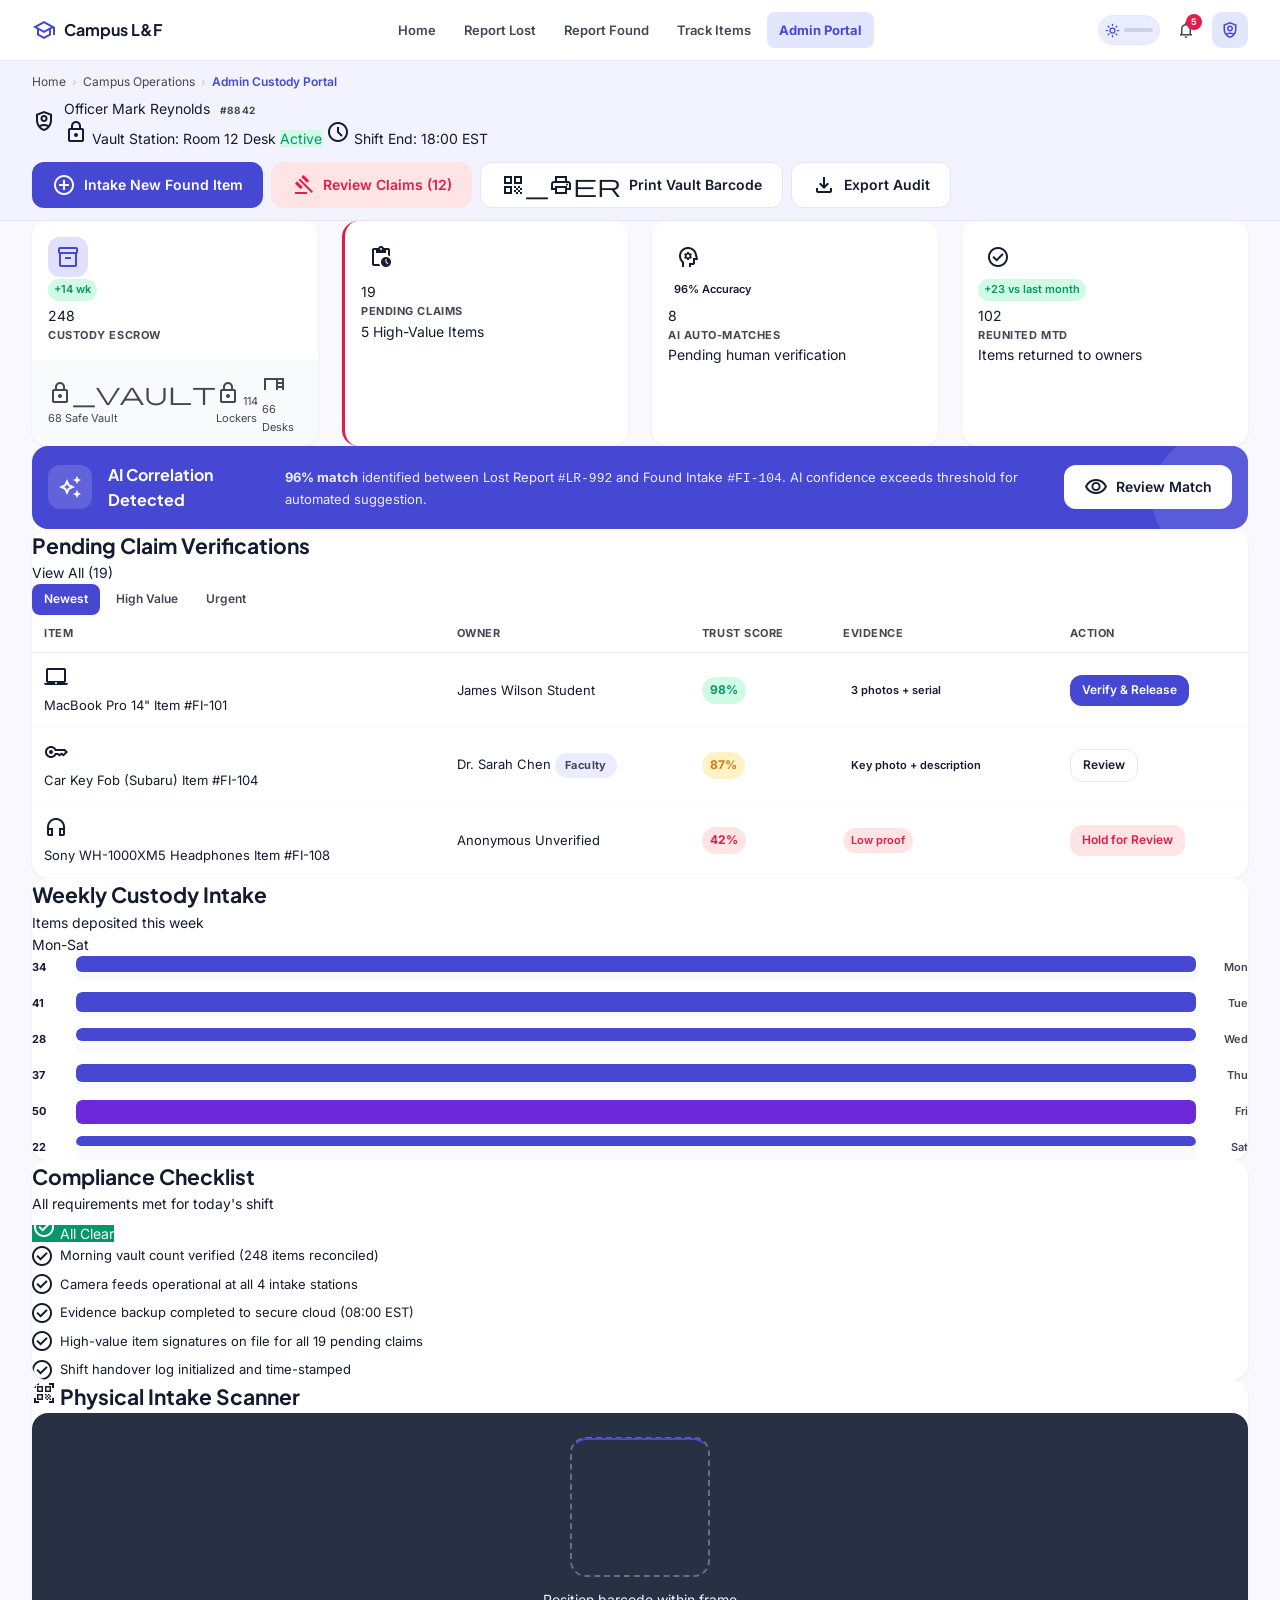
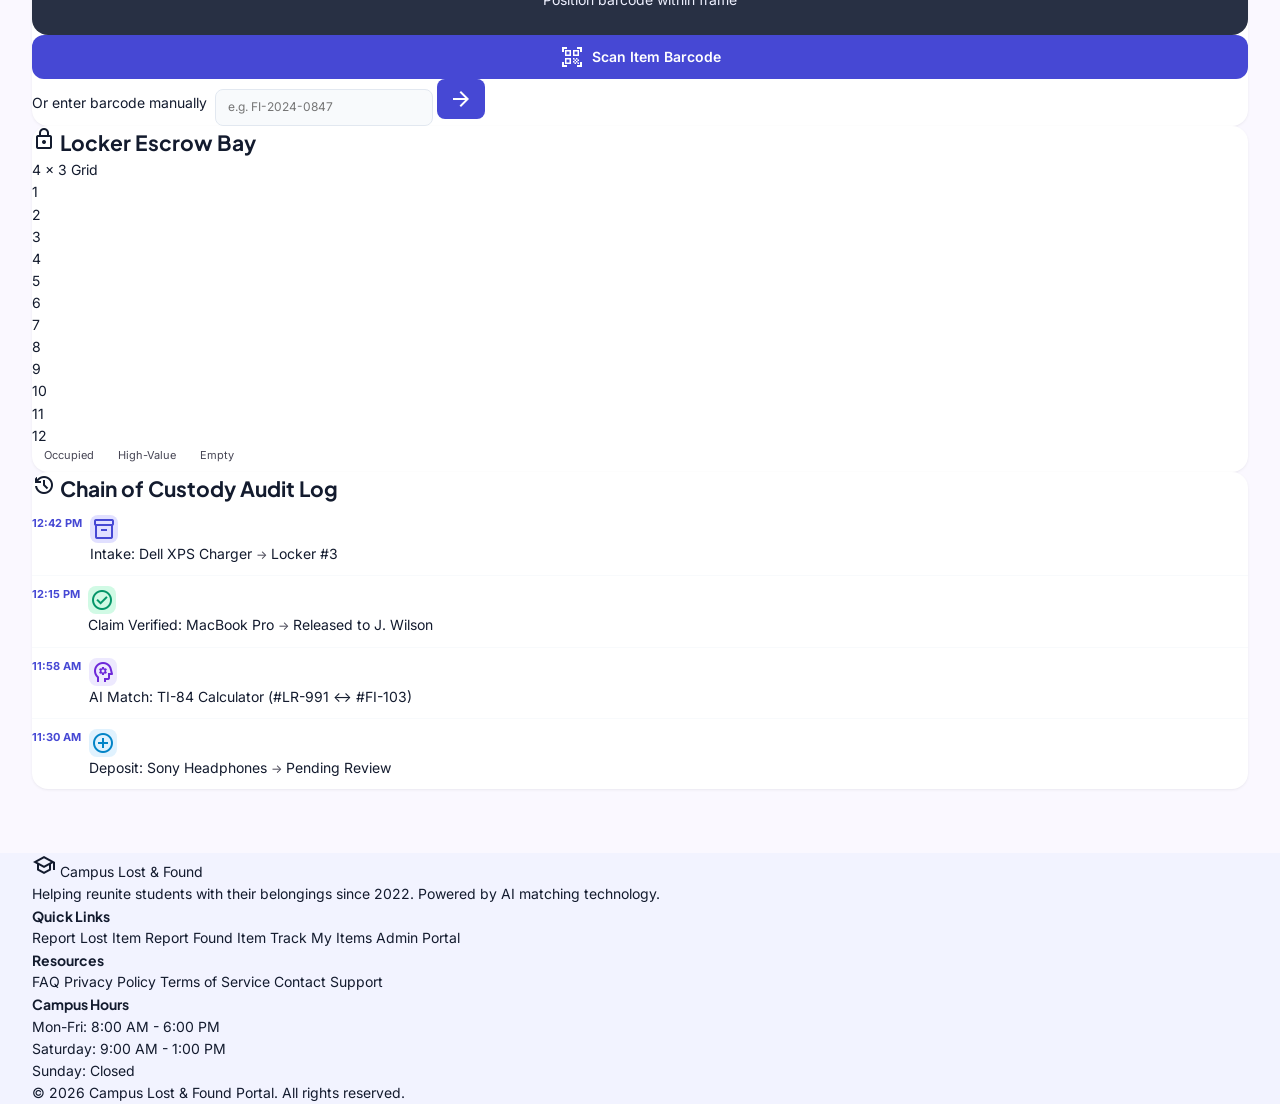
<file: Lost and Found/admin.html>
<!DOCTYPE html>
<html lang="en">
<head>
  <meta charset="UTF-8">
  <meta name="viewport" content="width=device-width, initial-scale=1.0">
  <title>Admin Custody Portal - Campus Lost and Found</title>
  <link rel="preconnect" href="https://fonts.googleapis.com">
  <link rel="preconnect" href="https://fonts.gstatic.com" crossorigin>
  <link href="https://fonts.googleapis.com/css2?family=Inter:wght@400;600;700&family=Plus+Jakarta+Sans:wght@600;700;800&display=swap" rel="stylesheet">
  <link href="https://fonts.googleapis.com/css2?family=Material+Symbols+Outlined" rel="stylesheet">
  <link rel="stylesheet" href="css/style.css?v=20260929">
<script>
    (function(){try{var t=localStorage.getItem('foubdly-theme');var s=(t==='light'||t==='dark')?t:(window.matchMedia('(prefers-color-scheme: dark)').matches?'dark':'light');document.documentElement.setAttribute('data-theme',s);if('style' in document.documentElement&&'colorScheme' in document.documentElement.style)document.documentElement.style.colorScheme=s;}catch(e){}})();
  </script>
  <link rel="icon" type="image/svg+xml" href="assets/images/icons/favicon.svg">
  <link rel="icon" type="image/png" sizes="32x32" href="assets/images/icons/favicon-32x32.png">
  <link rel="apple-touch-icon" href="assets/images/icons/apple-touch-icon.png">
</head>
<body>

  <!-- Header -->
  <header class="header">
    <div class="header__inner container">
      <a href="index.html" class="header__logo">
        <span class="material-symbols-outlined">school</span>
        <span class="header__brand">Campus L&F</span>
      </a>
      <nav class="header__nav">
        <a href="index.html" class="header__nav-link">Home</a>
        <a href="report-lost.html" class="header__nav-link">Report Lost</a>
        <a href="report-found.html" class="header__nav-link">Report Found</a>
        <a href="browse.html" class="header__nav-link">Track Items</a>
        <a href="admin.html" class="header__nav-link header__nav-link--active">Admin Portal</a>
      </nav>
      <div class="header__actions">
        <button type="button" class="theme-toggle" data-theme-toggle aria-label="Switch to dark mode" aria-pressed="false" title="Switch to dark mode">
          <svg class="theme-toggle__icon theme-toggle__icon--sun" viewBox="0 0 24 24" width="16" height="16" fill="none" stroke="currentColor" stroke-width="2" stroke-linecap="round" stroke-linejoin="round" aria-hidden="true">
            <circle cx="12" cy="12" r="4"></circle>
            <path d="M12 2v2M12 20v2M4.93 4.93l1.41 1.41M17.66 17.66l1.41 1.41M2 12h2M20 12h2M6.34 17.66l-1.41 1.41M19.07 4.93l-1.41 1.41"></path>
          </svg>
          <span class="theme-toggle__track" aria-hidden="true"></span>
          <svg class="theme-toggle__icon theme-toggle__icon--moon" viewBox="0 0 24 24" width="16" height="16" fill="none" stroke="currentColor" stroke-width="2" stroke-linecap="round" stroke-linejoin="round" aria-hidden="true">
            <path d="M21 12.79A9 9 0 1 1 11.21 3 7 7 0 0 0 21 12.79z"></path>
          </svg>
        </button>
        <button class="header__icon-btn" aria-label="Notifications">
          <span class="material-symbols-outlined">notifications</span>
          <span class="header__badge">5</span>
        </button>
        <button class="header__icon-btn header__avatar" aria-label="Profile">
          <span class="material-symbols-outlined">shield_person</span>
        </button>
        <button class="header__menu-btn" aria-label="Menu">
          <span class="material-symbols-outlined">menu</span>
        </button>
      </div>
    </div>
  </header>

  <!-- Officer Subheader -->
  <section class="subheader bg-surface-container-low">
    <div class="subheader__inner container">
      <div class="subheader__left">
        <nav class="breadcrumb" aria-label="Breadcrumb">
          <a href="index.html" class="breadcrumb__link">Home</a>
          <span class="breadcrumb__sep">&rsaquo;</span>
          <span class="breadcrumb__link">Campus Operations</span>
          <span class="breadcrumb__sep">&rsaquo;</span>
          <span class="breadcrumb__current">Admin Custody Portal</span>
        </nav>
        <div class="officer-info">
          <div class="officer-info__avatar">
            <span class="material-symbols-outlined">shield_person</span>
          </div>
          <div class="officer-info__details">
            <div class="officer-info__name">Officer Mark Reynolds <span class="officer-info__id">#8842</span></div>
            <div class="officer-info__meta">
              <span class="officer-info__meta-item">
                <span class="material-symbols-outlined">lock</span>
                Vault Station: Room 12 Desk <span class="status-badge status-badge--active">Active</span>
              </span>
              <span class="officer-info__meta-item">
                <span class="material-symbols-outlined">schedule</span>
                Shift End: 18:00 EST
              </span>
            </div>
          </div>
        </div>
      </div>
      <div class="subheader__right">
        <button class="btn btn--primary">
          <span class="material-symbols-outlined">add_circle</span>
          Intake New Found Item
        </button>
        <button class="btn btn--status-lost">
          <span class="material-symbols-outlined">gavel</span>
          Review Claims (12)
        </button>
        <button class="btn btn--outlined">
          <span class="material-symbols-outlined">qr_code_printer</span>
          Print Vault Barcode
        </button>
        <button class="btn btn--outlined">
          <span class="material-symbols-outlined">download</span>
          Export Audit
        </button>
      </div>
    </div>
  </section>

  <!-- KPI Cards -->
  <section class="kpi-section container">
    <div class="kpi-grid kpi-grid--4">
      <!-- KPI 1: Custody Escrow -->
      <div class="kpi-card">
        <div class="kpi-card__header">
          <span class="kpi-card__icon kpi-card__icon--primary">
            <span class="material-symbols-outlined">inventory_2</span>
          </span>
          <span class="kpi-card__trend kpi-card__trend--up">+14 wk</span>
        </div>
        <div class="kpi-card__value">248</div>
        <div class="kpi-card__label">Custody Escrow</div>
        <div class="kpi-card__breakdown">
          <span class="kpi-card__breakdown-item">
            <span class="material-symbols-outlined">lock_vault</span>
            68 Safe Vault
          </span>
          <span class="kpi-card__breakdown-item">
            <span class="material-symbols-outlined">lock</span>
            114 Lockers
          </span>
          <span class="kpi-card__breakdown-item">
            <span class="material-symbols-outlined">desk</span>
            66 Desks
          </span>
        </div>
      </div>

      <!-- KPI 2: Pending Claims -->
      <div class="kpi-card kpi-card--urgent">
        <div class="kpi-card__header">
          <span class="kpi-card__icon kpi-card__icon--warning">
            <span class="material-symbols-outlined">pending_actions</span>
          </span>
          <span class="kpi-card__pulse"></span>
        </div>
        <div class="kpi-card__value">19</div>
        <div class="kpi-card__label">Pending Claims</div>
        <div class="kpi-card__sub">5 High-Value Items</div>
      </div>

      <!-- KPI 3: AI Auto-Matches -->
      <div class="kpi-card">
        <div class="kpi-card__header">
          <span class="kpi-card__icon kpi-card__icon--info">
            <span class="material-symbols-outlined">psychology</span>
          </span>
          <span class="kpi-card__trend kpi-card__trend--neutral">96% Accuracy</span>
        </div>
        <div class="kpi-card__value">8</div>
        <div class="kpi-card__label">AI Auto-Matches</div>
        <div class="kpi-card__sub">Pending human verification</div>
      </div>

      <!-- KPI 4: Reunited MTD -->
      <div class="kpi-card">
        <div class="kpi-card__header">
          <span class="kpi-card__icon kpi-card__icon--success">
            <span class="material-symbols-outlined">check_circle</span>
          </span>
          <span class="kpi-card__trend kpi-card__trend--up">+23 vs last month</span>
        </div>
        <div class="kpi-card__value">102</div>
        <div class="kpi-card__label">Reunited MTD</div>
        <div class="kpi-card__sub">Items returned to owners</div>
      </div>
    </div>
  </section>

  <!-- Main Content -->
  <main class="main-content container">
    <div class="content-grid">

      <!-- Main Area (8 cols) -->
      <div class="main-area">

        <!-- AI Correlation Banner -->
        <div class="ai-banner">
          <div class="ai-banner__icon">
            <span class="material-symbols-outlined">auto_awesome</span>
          </div>
          <div class="ai-banner__content">
            <h3 class="ai-banner__title">AI Correlation Detected</h3>
            <p class="ai-banner__desc">
              <strong>96% match</strong> identified between Lost Report <code>#LR-992</code> and Found Intake <code>#FI-104</code>.
              AI confidence exceeds threshold for automated suggestion.
            </p>
          </div>
          <div class="ai-banner__actions">
            <button class="btn btn--white">
              <span class="material-symbols-outlined">visibility</span>
              Review Match
            </button>
          </div>
        </div>

        <!-- Claims Verification Table -->
        <div class="card">
          <div class="card__header">
            <div class="card__header-left">
              <h2 class="card__title">Pending Claim Verifications</h2>
              <a href="#" class="card__link">View All (19)</a>
            </div>
            <div class="card__filters">
              <button class="filter-tab filter-tab--active">Newest</button>
              <button class="filter-tab">High Value</button>
              <button class="filter-tab">Urgent</button>
            </div>
          </div>
          <div class="card__body card__body--flush">
            <table class="data-table">
              <thead>
                <tr>
                  <th>Item</th>
                  <th>Owner</th>
                  <th>Trust Score</th>
                  <th>Evidence</th>
                  <th>Action</th>
                </tr>
              </thead>
              <tbody>
                <tr>
                  <td>
                    <div class="data-table__item">
                      <span class="material-symbols-outlined data-table__item-icon">laptop_mac</span>
                      <div>
                        <span class="data-table__item-name">MacBook Pro 14"</span>
                        <span class="data-table__item-id">Item #FI-101</span>
                      </div>
                    </div>
                  </td>
                  <td>
                    <div class="data-table__owner">
                      <span class="data-table__owner-name">James Wilson</span>
                      <span class="data-table__owner-role">Student</span>
                    </div>
                  </td>
                  <td>
                    <span class="trust-score trust-score--high">98%</span>
                  </td>
                  <td>
                    <span class="evidence-badge">3 photos + serial</span>
                  </td>
                  <td>
                    <button class="btn btn--primary btn--sm">Verify &amp; Release</button>
                  </td>
                </tr>
                <tr>
                  <td>
                    <div class="data-table__item">
                      <span class="material-symbols-outlined data-table__item-icon">key</span>
                      <div>
                        <span class="data-table__item-name">Car Key Fob (Subaru)</span>
                        <span class="data-table__item-id">Item #FI-104</span>
                      </div>
                    </div>
                  </td>
                  <td>
                    <div class="data-table__owner">
                      <span class="data-table__owner-name">Dr. Sarah Chen</span>
                      <span class="data-table__owner-role badge badge--faculty">Faculty</span>
                    </div>
                  </td>
                  <td>
                    <span class="trust-score trust-score--medium">87%</span>
                  </td>
                  <td>
                    <span class="evidence-badge">Key photo + description</span>
                  </td>
                  <td>
                    <button class="btn btn--outlined btn--sm">Review</button>
                  </td>
                </tr>
                <tr>
                  <td>
                    <div class="data-table__item">
                      <span class="material-symbols-outlined data-table__item-icon">headphones</span>
                      <div>
                        <span class="data-table__item-name">Sony WH-1000XM5 Headphones</span>
                        <span class="data-table__item-id">Item #FI-108</span>
                      </div>
                    </div>
                  </td>
                  <td>
                    <div class="data-table__owner">
                      <span class="data-table__owner-name">Anonymous</span>
                      <span class="data-table__owner-role">Unverified</span>
                    </div>
                  </td>
                  <td>
                    <span class="trust-score trust-score--low">42%</span>
                  </td>
                  <td>
                    <span class="evidence-badge evidence-badge--low">Low proof</span>
                  </td>
                  <td>
                    <button class="btn btn--danger btn--sm">Hold for Review</button>
                  </td>
                </tr>
              </tbody>
            </table>
          </div>
        </div>

        <!-- Weekly Custody Chart -->
        <div class="card">
          <div class="card__header">
            <div class="card__header-left">
              <h2 class="card__title">Weekly Custody Intake</h2>
              <span class="card__subtitle">Items deposited this week</span>
            </div>
            <span class="card__badge">Mon-Sat</span>
          </div>
          <div class="card__body">
            <div class="bar-chart">
              <div class="bar-chart__item">
                <span class="bar-chart__value">34</span>
                <div class="bar-chart__track">
                  <div class="bar-chart__bar" style="height: 68%"></div>
                </div>
                <span class="bar-chart__label">Mon</span>
              </div>
              <div class="bar-chart__item">
                <span class="bar-chart__value">41</span>
                <div class="bar-chart__track">
                  <div class="bar-chart__bar" style="height: 82%"></div>
                </div>
                <span class="bar-chart__label">Tue</span>
              </div>
              <div class="bar-chart__item">
                <span class="bar-chart__value">28</span>
                <div class="bar-chart__track">
                  <div class="bar-chart__bar" style="height: 56%"></div>
                </div>
                <span class="bar-chart__label">Wed</span>
              </div>
              <div class="bar-chart__item">
                <span class="bar-chart__value">37</span>
                <div class="bar-chart__track">
                  <div class="bar-chart__bar" style="height: 74%"></div>
                </div>
                <span class="bar-chart__label">Thu</span>
              </div>
              <div class="bar-chart__item">
                <span class="bar-chart__value">50</span>
                <div class="bar-chart__track">
                  <div class="bar-chart__bar bar-chart__bar--highlight" style="height: 100%"></div>
                </div>
                <span class="bar-chart__label">Fri</span>
              </div>
              <div class="bar-chart__item">
                <span class="bar-chart__value">22</span>
                <div class="bar-chart__track">
                  <div class="bar-chart__bar" style="height: 44%"></div>
                </div>
                <span class="bar-chart__label">Sat</span>
              </div>
            </div>
          </div>
        </div>

        <!-- Compliance Checklist -->
        <div class="card">
          <div class="card__header">
            <div class="card__header-left">
              <h2 class="card__title">Compliance Checklist</h2>
              <span class="card__subtitle">All requirements met for today's shift</span>
            </div>
            <span class="status-badge status-badge--success">
              <span class="material-symbols-outlined">check_circle</span>
              All Clear
            </span>
          </div>
          <div class="card__body">
            <ul class="checklist">
              <li class="checklist__item checklist__item--checked">
                <span class="checklist__icon material-symbols-outlined">check_circle</span>
                <span class="checklist__text">Morning vault count verified (248 items reconciled)</span>
              </li>
              <li class="checklist__item checklist__item--checked">
                <span class="checklist__icon material-symbols-outlined">check_circle</span>
                <span class="checklist__text">Camera feeds operational at all 4 intake stations</span>
              </li>
              <li class="checklist__item checklist__item--checked">
                <span class="checklist__icon material-symbols-outlined">check_circle</span>
                <span class="checklist__text">Evidence backup completed to secure cloud (08:00 EST)</span>
              </li>
              <li class="checklist__item checklist__item--checked">
                <span class="checklist__icon material-symbols-outlined">check_circle</span>
                <span class="checklist__text">High-value item signatures on file for all 19 pending claims</span>
              </li>
              <li class="checklist__item checklist__item--checked">
                <span class="checklist__icon material-symbols-outlined">check_circle</span>
                <span class="checklist__text">Shift handover log initialized and time-stamped</span>
              </li>
            </ul>
          </div>
        </div>

      </div>

      <!-- Sidebar (4 cols) -->
      <aside class="sidebar">

        <!-- Physical Intake Scanner -->
        <div class="card">
          <div class="card__header">
            <h2 class="card__title">
              <span class="material-symbols-outlined">qr_code_scanner</span>
              Physical Intake Scanner
            </h2>
          </div>
          <div class="card__body">
            <div class="scanner-viewport">
              <div class="scanner-viewport__frame">
                <span class="scanner-viewport__corner scanner-viewport__corner--tl"></span>
                <span class="scanner-viewport__corner scanner-viewport__corner--tr"></span>
                <span class="scanner-viewport__corner scanner-viewport__corner--bl"></span>
                <span class="scanner-viewport__corner scanner-viewport__corner--br"></span>
                <div class="scanner-viewport__reticle"></div>
              </div>
              <p class="scanner-viewport__text">Position barcode within frame</p>
            </div>
            <button class="btn btn--primary btn--full">
              <span class="material-symbols-outlined">qr_code_scanner</span>
              Scan Item Barcode
            </button>
            <div class="manual-input">
              <label class="manual-input__label" for="manual-barcode">Or enter barcode manually</label>
              <div class="manual-input__row">
                <input type="text" id="manual-barcode" class="input" placeholder="e.g. FI-2024-0847">
                <button class="btn btn--icon" aria-label="Submit barcode">
                  <span class="material-symbols-outlined">arrow_forward</span>
                </button>
              </div>
            </div>
          </div>
        </div>

        <!-- Locker Escrow Bay -->
        <div class="card">
          <div class="card__header">
            <h2 class="card__title">
              <span class="material-symbols-outlined">lock</span>
              Locker Escrow Bay
            </h2>
            <span class="card__badge">4 &times; 3 Grid</span>
          </div>
          <div class="card__body">
            <div class="locker-grid">
              <!-- Row 1 -->
              <div class="locker locker--occupied">
                <span class="locker__number">1</span>
                <span class="locker__dot"></span>
              </div>
              <div class="locker locker--occupied">
                <span class="locker__number">2</span>
                <span class="locker__dot"></span>
              </div>
              <div class="locker locker--occupied">
                <span class="locker__number">3</span>
                <span class="locker__dot"></span>
              </div>
              <div class="locker locker--occupied">
                <span class="locker__number">4</span>
                <span class="locker__dot"></span>
              </div>
              <!-- Row 2 -->
              <div class="locker locker--occupied">
                <span class="locker__number">5</span>
                <span class="locker__dot"></span>
              </div>
              <div class="locker locker--locked">
                <span class="locker__number">6</span>
                <span class="locker__dot"></span>
              </div>
              <div class="locker locker--occupied">
                <span class="locker__number">7</span>
                <span class="locker__dot"></span>
              </div>
              <div class="locker locker--empty">
                <span class="locker__number">8</span>
                <span class="locker__dot"></span>
              </div>
              <!-- Row 3 -->
              <div class="locker locker--occupied">
                <span class="locker__number">9</span>
                <span class="locker__dot"></span>
              </div>
              <div class="locker locker--locked">
                <span class="locker__number">10</span>
                <span class="locker__dot"></span>
              </div>
              <div class="locker locker--occupied">
                <span class="locker__number">11</span>
                <span class="locker__dot"></span>
              </div>
              <div class="locker locker--empty">
                <span class="locker__number">12</span>
                <span class="locker__dot"></span>
              </div>
            </div>
            <div class="locker-legend">
              <span class="locker-legend__item">
                <span class="locker-legend__dot locker-legend__dot--occupied"></span>
                Occupied
              </span>
              <span class="locker-legend__item">
                <span class="locker-legend__dot locker-legend__dot--locked"></span>
                High-Value
              </span>
              <span class="locker-legend__item">
                <span class="locker-legend__dot locker-legend__dot--empty"></span>
                Empty
              </span>
            </div>
          </div>
        </div>

        <!-- Chain of Custody Audit Log -->
        <div class="card">
          <div class="card__header">
            <h2 class="card__title">
              <span class="material-symbols-outlined">history</span>
              Chain of Custody Audit Log
            </h2>
          </div>
          <div class="card__body">
            <ul class="audit-log">
              <li class="audit-log__entry">
                <div class="audit-log__time">12:42 PM</div>
                <div class="audit-log__content">
                  <span class="material-symbols-outlined audit-log__icon audit-log__icon--intake">inventory_2</span>
                  <span>Intake: Dell XPS Charger <span class="audit-log__arrow">&rarr;</span> Locker #3</span>
                </div>
              </li>
              <li class="audit-log__entry">
                <div class="audit-log__time">12:15 PM</div>
                <div class="audit-log__content">
                  <span class="material-symbols-outlined audit-log__icon audit-log__icon--release">check_circle</span>
                  <span>Claim Verified: MacBook Pro <span class="audit-log__arrow">&rarr;</span> Released to J. Wilson</span>
                </div>
              </li>
              <li class="audit-log__entry">
                <div class="audit-log__time">11:58 AM</div>
                <div class="audit-log__content">
                  <span class="material-symbols-outlined audit-log__icon audit-log__icon--ai">psychology</span>
                  <span>AI Match: TI-84 Calculator (#LR-991 &harr; #FI-103)</span>
                </div>
              </li>
              <li class="audit-log__entry">
                <div class="audit-log__time">11:30 AM</div>
                <div class="audit-log__content">
                  <span class="material-symbols-outlined audit-log__icon audit-log__icon--deposit">add_circle</span>
                  <span>Deposit: Sony Headphones <span class="audit-log__arrow">&rarr;</span> Pending Review</span>
                </div>
              </li>
            </ul>
          </div>
        </div>

      </aside>

    </div>
  </main>

  <!-- Footer -->
  <footer class="footer">
    <div class="footer__inner container">
      <div class="footer__grid">
        <div class="footer__brand">
          <a href="index.html" class="footer__logo">
            <span class="material-symbols-outlined">school</span>
            <span>Campus Lost &amp; Found</span>
          </a>
          <p class="footer__desc">Helping reunite students with their belongings since 2022. Powered by AI matching technology.</p>
        </div>
        <div class="footer__col">
          <h4 class="footer__heading">Quick Links</h4>
          <a href="report-lost.html" class="footer__link">Report Lost Item</a>
          <a href="report-found.html" class="footer__link">Report Found Item</a>
          <a href="browse.html" class="footer__link">Track My Items</a>
          <a href="admin.html" class="footer__link">Admin Portal</a>
        </div>
        <div class="footer__col">
          <h4 class="footer__heading">Resources</h4>
          <a href="#" class="footer__link">FAQ</a>
          <a href="#" class="footer__link">Privacy Policy</a>
          <a href="#" class="footer__link">Terms of Service</a>
          <a href="#" class="footer__link">Contact Support</a>
        </div>
        <div class="footer__col">
          <h4 class="footer__heading">Campus Hours</h4>
          <p class="footer__text">Mon-Fri: 8:00 AM - 6:00 PM</p>
          <p class="footer__text">Saturday: 9:00 AM - 1:00 PM</p>
          <p class="footer__text">Sunday: Closed</p>
        </div>
      </div>
      <div class="footer__bottom">
        <p>&copy; 2026 Campus Lost &amp; Found Portal. All rights reserved.</p>
      </div>
    </div>
  </footer>

  <script src="js/main.js?v=20260929"></script>
  <script>
    document.querySelectorAll('.filter-tab').forEach(function(tab) {
      tab.addEventListener('click', function() {
        document.querySelectorAll('.filter-tab').forEach(function(t) {
          t.classList.remove('filter-tab--active');
        });
        tab.classList.add('filter-tab--active');
      });
    });
  </script>
</body>
</html>
</file>
<file: Lost and Found/css/style.css>
﻿/* ==========================================
   Campus Lost & Found Portal - Design System
   Pure CSS (no Tailwind dependency)
   ========================================== */

/* --- Design Tokens --- */
:root {
  /* Primary */
  --primary: #4648d4;
  --on-primary: #ffffff;
  --primary-container: #6063ee;
  --on-primary-container: #fffbff;
  --inverse-primary: #c0c1ff;
  --primary-fixed: #e1e0ff;
  --primary-fixed-dim: #c0c1ff;
  --on-primary-fixed: #07006c;
  --on-primary-fixed-variant: #2f2ebe;

  /* Secondary */
  --secondary: #006a61;
  --on-secondary: #ffffff;
  --secondary-container: #86f2e4;
  --on-secondary-container: #006f66;
  --secondary-fixed: #89f5e7;
  --secondary-fixed-dim: #6bd8cb;
  --on-secondary-fixed: #00201d;
  --on-secondary-fixed-variant: #005049;

  /* Tertiary / Error */
  --tertiary: #b90538;
  --on-tertiary: #ffffff;
  --tertiary-container: #dc2c4f;
  --error: #ba1a1a;
  --on-error: #ffffff;
  --error-container: #ffdad6;
  --on-error-container: #93000a;

  /* Surface */
  --surface: #faf8ff;
  --on-surface: #131b2e;
  --on-surface-variant: #464554;
  --surface-card: #FFFFFF;
  --surface-ground: #F8FAFC;
  --surface-subtle: #F1F5F9;
  --surface-container-lowest: #ffffff;
  --surface-container-low: #f2f3ff;
  --surface-container: #eaedff;
  --surface-container-high: #e2e7ff;
  --surface-container-highest: #dae2fd;
  --surface-bright: #faf8ff;
  --surface-variant: #dae2fd;
  --inverse-surface: #283044;
  --inverse-on-surface: #eef0ff;

  /* Brand */
  --brand-violet: #6D28D9;
  --brand-violet-subtle: #EDE9FE;

  /* Status */
  --status-lost: #E11D48;
  --status-lost-bg: #FFE4E6;
  --status-found: #059669;
  --status-found-bg: #D1FAE5;
  --status-verified: #0284C7;
  --status-verified-bg: #E0F2FE;

  /* Outline */
  --outline: #767586;
  --outline-variant: #c7c4d7;
  --border-subtle: #E2E8F0;
  --border-strong: #CBD5E1;

  /* Background */
  --background: #faf8ff;

  /* Spacing */
  --space-xs: 0.25rem;
  --space-sm: 0.5rem;
  --space-md: 1rem;
  --space-lg: 1.5rem;
  --space-xl: 2.5rem;
  --space-2xl: 4rem;
  --gutter: 1.5rem;
  --gutter-sm: 1rem;
  --margin: 2rem;
  --margin-mobile: 1rem;

  /* Border Radius */
  --radius-sm: 0.25rem;
  --radius: 0.5rem;
  --radius-md: 0.75rem;
  --radius-lg: 1rem;
  --radius-xl: 1.5rem;
  --radius-full: 9999px;

  /* Shadows */
  --shadow-sm: 0 1px 3px 0 rgba(15, 23, 42, 0.06), 0 1px 2px -1px rgba(15, 23, 42, 0.04);
  --shadow-md: 0 4px 6px -1px rgba(15, 23, 42, 0.07), 0 2px 4px -2px rgba(15, 23, 42, 0.05);
  --shadow-lg: 0 10px 15px -3px rgba(99, 102, 241, 0.08), 0 4px 6px -4px rgba(15, 23, 42, 0.04);
  --shadow-xl: 0 20px 25px -5px rgba(15, 23, 42, 0.1), 0 8px 10px -6px rgba(15, 23, 42, 0.06);

  /* Theme extension tokens (used by components that previously hardcoded colors) */
  --header-bg: rgba(255, 255, 255, 0.92);
  --photo-badge-bg: rgba(255, 255, 255, 0.92);
  --danger-hover: #fecdd3;
  --step-active-bg: rgba(225, 224, 255, 0.5);
  --shadow-inner: inset 0 1px 3px 0 rgba(15, 23, 42, 0.06);
  --hero-gradient: linear-gradient(165deg, #eef2ff 0%, #faf5ff 48%, #ecfeff 100%);
  --map-bg: linear-gradient(135deg, #dbeafe 0%, #e0e7ff 50%, #ede9fe 100%);
}

/* ==========================================
   THEME SYSTEM — Dark Mode
   Applies when the head script sets
   <html data-theme="dark">, or when the user
   prefers dark and has not chosen a theme.
   ========================================== */
html[data-theme="dark"] {
  color-scheme: dark;

  /* Primary */
  --primary: #b1b3ff;
  --on-primary: #20206e;
  --primary-container: #4648d4;
  --on-primary-container: #e0e0ff;
  --inverse-primary: #4a4cd4;
  --primary-fixed: #dfe0ff;
  --primary-fixed-dim: #bfc1ff;
  --on-primary-fixed: #1a1b6d;
  --on-primary-fixed-variant: #3f40d0;

  /* Secondary */
  --secondary: #1f9a8b;
  --on-secondary: #003731;
  --secondary-container: #1f4a44;
  --on-secondary-container: #a5f4e7;
  --secondary-fixed: #89f5e7;
  --secondary-fixed-dim: #6bd8cb;
  --on-secondary-fixed: #00201d;
  --on-secondary-fixed-variant: #005049;

  /* Tertiary / Error */
  --tertiary: #ff8aa0;
  --on-tertiary: #670023;
  --tertiary-container: #b90538;
  --on-tertiary-container: #ffd9e0;
  --error: #ffb4ab;
  --on-error: #690005;
  --error-container: #93000a;
  --on-error-container: #ffdad6;

  /* Surface */
  --surface: #131318;
  --on-surface: #e4e1ec;
  --on-surface-variant: #c6c4d0;
  --surface-card: #1c1c24;
  --surface-ground: #0e0e13;
  --surface-subtle: #23232c;
  --surface-container-lowest: #0d0d12;
  --surface-container-low: #1f2028;
  --surface-container: #262731;
  --surface-container-high: #2d2e39;
  --surface-container-highest: #363743;
  --surface-bright: #2d2d35;
  --surface-variant: #2d2e39;
  --inverse-surface: #e3e0ea;
  --inverse-on-surface: #303041;

  /* Brand */
  --brand-violet: #b79cff;
  --brand-violet-subtle: #2e2450;

  /* Status */
  --status-lost: #ff8fa0;
  --status-lost-bg: #4a1c28;
  --status-found: #4ad7a3;
  --status-found-bg: #123c2e;
  --status-verified: #3fb8f5;
  --status-verified-bg: #12334a;

  /* Outline */
  --outline: #90929f;
  --outline-variant: #44454f;
  --border-subtle: #2f313b;
  --border-strong: #3f424d;

  /* Background */
  --background: #0e0e13;

  /* Shadows */
  --shadow-sm: 0 1px 3px 0 rgba(0, 0, 0, 0.4), 0 1px 2px -1px rgba(0, 0, 0, 0.3);
  --shadow-md: 0 4px 6px -1px rgba(0, 0, 0, 0.45), 0 2px 4px -2px rgba(0, 0, 0, 0.35);
  --shadow-lg: 0 10px 15px -3px rgba(0, 0, 0, 0.5), 0 4px 6px -4px rgba(0, 0, 0, 0.4);
  --shadow-xl: 0 20px 25px -5px rgba(0, 0, 0, 0.6), 0 8px 10px -6px rgba(0, 0, 0, 0.45);

  /* Theme extension tokens */
  --header-bg: rgba(16, 16, 22, 0.88);
  --photo-badge-bg: rgba(18, 18, 26, 0.88);
  --danger-hover: #4a1c28;
  --step-active-bg: rgba(176, 179, 255, 0.16);
  --shadow-inner: inset 0 1px 3px 0 rgba(0, 0, 0, 0.4);
--hero-gradient: linear-gradient(165deg, #14182f 0%, #191426 48%, #10222a 100%);
    --map-bg: linear-gradient(135deg, #1b2440 0%, #1d1f3f 50%, #251b42 100%);
  }

/* No-JS fallback: follow the OS/browser preference when the user hasn't
   selected a theme and the head script is unavailable. */
@media (prefers-color-scheme: dark) {
  :root:not([data-theme="light"]) {
    color-scheme: dark;

    --primary: #b1b3ff;
    --on-primary: #20206e;
    --primary-container: #4648d4;
    --on-primary-container: #e0e0ff;
    --inverse-primary: #4a4cd4;
    --primary-fixed: #dfe0ff;
    --primary-fixed-dim: #bfc1ff;
    --on-primary-fixed: #1a1b6d;
    --on-primary-fixed-variant: #3f40d0;

    --secondary: #1f9a8b;
    --on-secondary: #003731;
    --secondary-container: #1f4a44;
    --on-secondary-container: #a5f4e7;
    --secondary-fixed: #89f5e7;
    --secondary-fixed-dim: #6bd8cb;
    --on-secondary-fixed: #00201d;
    --on-secondary-fixed-variant: #005049;

    --tertiary: #ff8aa0;
    --on-tertiary: #670023;
    --tertiary-container: #b90538;
    --on-tertiary-container: #ffd9e0;
    --error: #ffb4ab;
    --on-error: #690005;
    --error-container: #93000a;
    --on-error-container: #ffdad6;

    --surface: #131318;
    --on-surface: #e4e1ec;
    --on-surface-variant: #c6c4d0;
    --surface-card: #1c1c24;
    --surface-ground: #0e0e13;
    --surface-subtle: #23232c;
    --surface-container-lowest: #0d0d12;
    --surface-container-low: #1f2028;
    --surface-container: #262731;
    --surface-container-high: #2d2e39;
    --surface-container-highest: #363743;
    --surface-bright: #2d2d35;
    --surface-variant: #2d2e39;
    --inverse-surface: #e3e0ea;
    --inverse-on-surface: #303041;

    --brand-violet: #b79cff;
    --brand-violet-subtle: #2e2450;

    --status-lost: #ff8fa0;
    --status-lost-bg: #4a1c28;
    --status-found: #4ad7a3;
    --status-found-bg: #123c2e;
    --status-verified: #3fb8f5;
    --status-verified-bg: #12334a;

    --outline: #90929f;
    --outline-variant: #44454f;
    --border-subtle: #2f313b;
    --border-strong: #3f424d;

    --background: #0e0e13;

    --shadow-sm: 0 1px 3px 0 rgba(0, 0, 0, 0.4), 0 1px 2px -1px rgba(0, 0, 0, 0.3);
    --shadow-md: 0 4px 6px -1px rgba(0, 0, 0, 0.45), 0 2px 4px -2px rgba(0, 0, 0, 0.35);
    --shadow-lg: 0 10px 15px -3px rgba(0, 0, 0, 0.5), 0 4px 6px -4px rgba(0, 0, 0, 0.4);
    --shadow-xl: 0 20px 25px -5px rgba(0, 0, 0, 0.6), 0 8px 10px -6px rgba(0, 0, 0, 0.45);

    --header-bg: rgba(16, 16, 22, 0.88);
    --photo-badge-bg: rgba(18, 18, 26, 0.88);
    --danger-hover: #4a1c28;
    --step-active-bg: rgba(176, 179, 255, 0.16);
    --shadow-inner: inset 0 1px 3px 0 rgba(0, 0, 0, 0.4);
--hero-gradient: linear-gradient(165deg, #14182f 0%, #191426 48%, #10222a 100%);
  --map-bg: linear-gradient(135deg, #1b2440 0%, #1d1f3f 50%, #251b42 100%);
  }
}

/* --- Reset & Base --- */
*, *::before, *::after { box-sizing: border-box; margin: 0; padding: 0; }
html { scroll-behavior: smooth; -webkit-text-size-adjust: 100%; color-scheme: light; }
html[data-theme="dark"] { color-scheme: dark; }
html.theme-anim, html.theme-anim *, html.theme-anim *::before, html.theme-anim *::after {
  transition: background-color 0.25s ease, color 0.25s ease, border-color 0.25s ease, box-shadow 0.25s ease !important;
}
@media (prefers-reduced-motion: reduce) {
  html { scroll-behavior: auto; }
  html.theme-anim, html.theme-anim *, html.theme-anim *::before, html.theme-anim *::after {
    transition: none !important;
  }
}
body {
  font-family: 'Inter', -apple-system, BlinkMacSystemFont, 'Segoe UI', sans-serif;
  font-size: 14px;
  line-height: 1.58;
  color: var(--on-surface);
  background: var(--background);
  overscroll-behavior: none;
  -webkit-font-smoothing: antialiased;
  -moz-osx-font-smoothing: grayscale;
}
::-webkit-scrollbar { display: none; }
img { max-width: 100%; display: block; }
a { color: inherit; text-decoration: none; }
button { font: inherit; cursor: pointer; border: none; background: none; }
input, select, textarea { font: inherit; border: none; outline: none; }
ul, ol { list-style: none; }
h1, h2, h3, h4, h5, h6 { font-family: 'Plus Jakarta Sans', sans-serif; }
::selection { background: var(--primary-fixed); color: var(--on-primary-fixed); }

/* --- Typography --- */
.font-display-hero { font-family: 'Plus Jakarta Sans', sans-serif; font-size: 2.75rem; font-weight: 800; line-height: 1.18; letter-spacing: -0.03em; }
.font-headline-lg { font-family: 'Plus Jakarta Sans', sans-serif; font-size: 1.875rem; font-weight: 700; line-height: 1.27; letter-spacing: -0.02em; }
.font-headline-md { font-family: 'Plus Jakarta Sans', sans-serif; font-size: 1.25rem; font-weight: 600; line-height: 1.4; letter-spacing: -0.01em; }
.font-headline-sm { font-family: 'Plus Jakarta Sans', sans-serif; font-size: 1rem; font-weight: 600; line-height: 1.5; }
.font-body-lg { font-size: 1rem; line-height: 1.625; }
.font-body-md { font-size: 0.875rem; line-height: 1.57; }
.font-body-sm { font-size: 0.75rem; line-height: 1.5; }
.font-label-lg { font-size: 0.875rem; font-weight: 600; line-height: 1.43; }
.font-label-md { font-size: 0.75rem; font-weight: 600; line-height: 1.33; letter-spacing: 0.01em; }
.font-label-sm { font-size: 0.6875rem; font-weight: 700; line-height: 1.27; letter-spacing: 0.04em; }

/* --- Layout Utilities --- */
.container { max-width: 1280px; margin-left: auto; margin-right: auto; padding-left: var(--margin); padding-right: var(--margin); }
.flex { display: flex; }
.flex-col { flex-direction: column; }
.flex-wrap { flex-wrap: wrap; }
.items-start { align-items: flex-start; }
.items-center { align-items: center; }
.items-end { align-items: flex-end; }
.items-stretch { align-items: stretch; }
.justify-center { justify-content: center; }
.justify-between { justify-content: space-between; }
.justify-end { justify-content: flex-end; }
.gap-xs { gap: var(--space-xs); }
.gap-sm { gap: var(--space-sm); }
.gap-md { gap: var(--space-md); }
.gap-lg { gap: var(--space-lg); }
.gap-xl { gap: var(--space-xl); }
.gap-2xl { gap: var(--space-2xl); }
.hidden { display: none !important; }
.relative { position: relative; }
.absolute { position: absolute; }
.sticky { position: sticky; }
.inset-0 { inset: 0; }
.z-10 { z-index: 10; }
.z-50 { z-index: 50; }
.overflow-hidden { overflow: hidden; }
.w-full { width: 100%; }
.h-full { height: 100%; }
.text-center { text-align: center; }
.text-left { text-align: left; }
.truncate { overflow: hidden; text-overflow: ellipsis; white-space: nowrap; }
.line-clamp-1 { display: -webkit-box; -webkit-line-clamp: 1; -webkit-box-orient: vertical; overflow: hidden; }
.line-clamp-2 { display: -webkit-box; -webkit-line-clamp: 2; -webkit-box-orient: vertical; overflow: hidden; }
.sr-only { position: absolute; width: 1px; height: 1px; padding: 0; margin: -1px; overflow: hidden; clip: rect(0,0,0,0); border: 0; }
.select-none { user-select: none; }
.cursor-pointer { cursor: pointer; }
.pointer-events-none { pointer-events: none; }
.group { }

/* --- Grid System --- */
.grid { display: grid; }
.grid-cols-1 { grid-template-columns: repeat(1, 1fr); }
.grid-cols-2 { grid-template-columns: repeat(2, 1fr); }
.grid-cols-3 { grid-template-columns: repeat(3, 1fr); }
.grid-cols-4 { grid-template-columns: repeat(4, 1fr); }
.col-span-2 { grid-column: span 2; }
.col-span-8 { grid-column: span 8; }
.col-span-7 { grid-column: span 7; }
.col-span-5 { grid-column: span 5; }
.col-span-4 { grid-column: span 4; }

/* --- Color Utilities --- */
.text-primary { color: var(--primary); }
.text-on-primary { color: var(--on-primary); }
.text-on-surface { color: var(--on-surface); }
.text-on-surface-variant { color: var(--on-surface-variant); }
.text-brand-violet { color: var(--brand-violet); }
.text-status-lost { color: var(--status-lost); }
.text-status-found { color: var(--status-found); }
.text-status-verified { color: var(--status-verified); }
.text-on-error { color: var(--on-error); }
.text-on-secondary { color: var(--on-secondary); }
.text-outline { color: var(--outline); }
.text-outline-variant { color: var(--outline-variant); }
.text-inverse-on-surface { color: var(--inverse-on-surface); }
.text-white { color: #fff; }
.text-inherit { color: inherit; }

.bg-primary { background-color: var(--primary); }
.bg-on-primary { background-color: var(--on-primary); }
.bg-surface { background-color: var(--surface); }
.bg-surface-card { background-color: var(--surface-card); }
.bg-surface-ground { background-color: var(--surface-ground); }
.bg-surface-subtle { background-color: var(--surface-subtle); }
.bg-surface-container { background-color: var(--surface-container); }
.bg-surface-container-low { background-color: var(--surface-container-low); }
.bg-surface-container-high { background-color: var(--surface-container-high); }
.bg-surface-container-highest { background-color: var(--surface-container-highest); }
.bg-surface-container-lowest { background-color: var(--surface-container-lowest); }
.bg-brand-violet { background-color: var(--brand-violet); }
.bg-brand-violet-subtle { background-color: var(--brand-violet-subtle); }
.bg-status-lost { background-color: var(--status-lost); }
.bg-status-lost-bg { background-color: var(--status-lost-bg); }
.bg-status-found { background-color: var(--status-found); }
.bg-status-found-bg { background-color: var(--status-found-bg); }
.bg-status-verified { background-color: var(--status-verified); }
.bg-status-verified-bg { background-color: var(--status-verified-bg); }
.bg-inverse-surface { background-color: var(--inverse-surface); }
.bg-primary-fixed { background-color: var(--primary-fixed); }
.bg-error-container { background-color: var(--error-container); }
.bg-secondary-container { background-color: var(--secondary-container); }
.bg-surface-variant { background-color: var(--surface-variant); }

/* --- Shadow Utilities --- */
.shadow-sm { box-shadow: var(--shadow-sm); }
.shadow-md { box-shadow: var(--shadow-md); }
.shadow-lg { box-shadow: var(--shadow-lg); }
.shadow-xl { box-shadow: var(--shadow-xl); }
.shadow-inner { box-shadow: var(--shadow-inner); }

/* --- Border & Radius --- */
.border { border: 1px solid var(--border-subtle); }
.border-t { border-top: 1px solid var(--border-subtle); }
.border-b { border-bottom: 1px solid var(--border-subtle); }
.border-subtle { border-color: var(--border-subtle); }
.border-surface-ground { border-color: var(--surface-ground); }
.border-surface-container { border-color: var(--surface-container); }
.rounded { border-radius: var(--radius); }
.rounded-sm { border-radius: var(--radius-sm); }
.rounded-md { border-radius: var(--radius-md); }
.rounded-lg { border-radius: var(--radius-lg); }
.rounded-xl { border-radius: var(--radius-xl); }
.rounded-2xl { border-radius: 1rem; }
.rounded-3xl { border-radius: 1.5rem; }
.rounded-full { border-radius: var(--radius-full); }

/* --- Spacing Utilities --- */
.p-xs { padding: var(--space-xs); }
.p-sm { padding: var(--space-sm); }
.p-md { padding: var(--space-md); }
.p-lg { padding: var(--space-lg); }
.p-xl { padding: var(--space-xl); }
.px-sm { padding-left: var(--space-sm); padding-right: var(--space-sm); }
.px-md { padding-left: var(--space-md); padding-right: var(--space-md); }
.px-lg { padding-left: var(--space-lg); padding-right: var(--space-lg); }
.px-xl { padding-left: var(--space-xl); padding-right: var(--space-xl); }
.py-xs { padding-top: var(--space-xs); padding-bottom: var(--space-xs); }
.py-sm { padding-top: var(--space-sm); padding-bottom: var(--space-sm); }
.py-md { padding-top: var(--space-md); padding-bottom: var(--space-md); }
.py-lg { padding-top: var(--space-lg); padding-bottom: var(--space-lg); }
.py-xl { padding-top: var(--space-xl); padding-bottom: var(--space-xl); }
.py-2xl { padding-top: var(--space-2xl); padding-bottom: var(--space-2xl); }
.pt-xs { padding-top: var(--space-xs); }
.pt-sm { padding-top: var(--space-sm); }
.pt-md { padding-top: var(--space-md); }
.pt-lg { padding-top: var(--space-lg); }
.pt-xl { padding-top: var(--space-xl); }
.pb-md { padding-bottom: var(--space-md); }
.pb-lg { padding-bottom: var(--space-lg); }
.pb-2xl { padding-bottom: var(--space-2xl); }
.pl-10 { padding-left: 2.5rem; }
.pl-11 { padding-left: 2.75rem; }
.pr-4 { padding-right: 1rem; }
.pr-10 { padding-right: 2.5rem; }
.pr-12 { padding-right: 3rem; }
.mt-1 { margin-top: 0.25rem; }
.mt-2 { margin-top: 0.5rem; }
.mt-4 { margin-top: 1rem; }
.mt-auto { margin-top: auto; }
.mb-1 { margin-bottom: 0.25rem; }
.mb-2 { margin-bottom: 0.5rem; }
.mb-3 { margin-bottom: 0.75rem; }
.mb-md { margin-bottom: var(--space-md); }
.mb-lg { margin-bottom: var(--space-lg); }
.mb-xl { margin-bottom: var(--space-xl); }
.mb-2xl { margin-bottom: var(--space-2xl); }
.mx-auto { margin-left: auto; margin-right: auto; }
.ml-1 { margin-left: 0.25rem; }
.-mx-md { margin-left: calc(var(--space-md) * -1); margin-right: calc(var(--space-md) * -1); }
.-mb-md { margin-bottom: calc(var(--space-md) * -1); }
.-mb-lg { margin-bottom: calc(var(--space-lg) * -1); }
.-my-md { margin-top: calc(var(--space-md) * -1); margin-bottom: calc(var(--space-md) * -1); }

/* --- Typography Utilities --- */
.uppercase { text-transform: uppercase; }
.font-bold { font-weight: 700; }
.font-semibold { font-weight: 600; }
.font-medium { font-weight: 500; }
.font-extrabold { font-weight: 800; }
.font-mono { font-family: 'JetBrains Mono', 'Fira Code', monospace; }
.tracking-tight { letter-spacing: -0.025em; }
.tracking-wide { letter-spacing: 0.025em; }
.tracking-wider { letter-spacing: 0.05em; }
.tracking-widest { letter-spacing: 0.1em; }
.leading-none { line-height: 1; }
.leading-tight { line-height: 1.25; }
.leading-snug { line-height: 1.375; }
.leading-normal { line-height: 1.5; }
.leading-relaxed { line-height: 1.625; }
.opacity-75 { opacity: 0.75; }
.opacity-80 { opacity: 0.8; }

/* --- Transition & Animation --- */
.transition-all { transition: all 0.2s ease; }
.transition-colors { transition: color 0.2s ease, background-color 0.2s ease, border-color 0.2s ease; }
.transition-transform { transition: transform 0.2s ease; }
.transition-shadow { transition: box-shadow 0.2s ease; }
.transition-opacity { transition: opacity 0.2s ease; }
.duration-200 { transition-duration: 200ms; }
.duration-300 { transition-duration: 300ms; }
.hover\:shadow-md:hover { box-shadow: var(--shadow-md); }
.hover\:shadow-lg:hover { box-shadow: var(--shadow-lg); }
.hover\:shadow-xl:hover { box-shadow: var(--shadow-xl); }
.hover\:shadow:hover { box-shadow: var(--shadow-md); }
.hover\:bg-primary:hover { background-color: var(--primary); }
.hover\:bg-primary-container:hover { background-color: var(--primary-container); }
.hover\:bg-surface-container:hover { background-color: var(--surface-container); }
.hover\:bg-surface-container-high:hover { background-color: var(--surface-container-high); }
.hover\:bg-status-lost-bg:hover { background-color: var(--status-lost-bg); }
.hover\:bg-rose-200:hover { background-color: var(--danger-hover); }
.hover\:bg-surface-subtle:hover { background-color: var(--surface-subtle); }
.hover\:bg-surface-ground:hover { background-color: var(--surface-ground); }
.hover\:text-on-surface:hover { color: var(--on-surface); }
.hover\:text-primary:hover { color: var(--primary); }
.hover\:text-on-primary:hover { color: var(--on-primary); }
.hover\:text-status-lost:hover { color: var(--status-lost); }
.hover\:opacity-90:hover { opacity: 0.9; }
.hover\:opacity-95:hover { opacity: 0.95; }
.hover\:-translate-y-1:hover { transform: translateY(-0.25rem); }
.group:hover .group-hover\:text-primary { color: var(--primary); }
.group:hover .group-hover\:text-status-lost { color: var(--status-lost); }
.group:hover .group-hover\:translate-x-1 { transform: translateX(0.25rem); }
.group:hover .group-hover\:translate-x-0\.5 { transform: translateX(0.125rem); }
.group:hover .group-hover\:rotate-12 { transform: rotate(12deg); }
.group:hover .group-hover\:scale-105 { transform: scale(1.05); }
.group:hover .group-hover\:scale-110 { transform: scale(1.1); }
.group:hover .group-hover\:scale-150 { transform: scale(1.5); }
.focus-within\:bg-surface-card:focus-within { background-color: var(--surface-card); }
.focus-within\:shadow-inner:focus-within { box-shadow: var(--shadow-inner); }
.focus\:ring-2:focus { box-shadow: 0 0 0 2px var(--primary); }
.focus\:outline-none:focus { outline: none; }
.focus\:bg-surface-card:focus { background-color: var(--surface-card); }
.accent-primary { accent-color: var(--primary); }
.appearance-none { appearance: none; -webkit-appearance: none; }

/* --- Backdrop & Blur --- */
.backdrop-blur-sm { backdrop-filter: blur(4px); -webkit-backdrop-filter: blur(4px); }
.backdrop-blur-md { backdrop-filter: blur(12px); -webkit-backdrop-filter: blur(12px); }

/* --- Responsive Display --- */

/* Responsive text */

/* Widths */
.w-2 { width: 0.5rem; }
.w-3 { width: 0.75rem; }
.w-4 { width: 1rem; }
.w-5 { width: 1.25rem; }
.w-6 { width: 1.5rem; }
.w-7 { width: 1.75rem; }
.w-8 { width: 2rem; }
.w-9 { width: 2.25rem; }
.w-10 { width: 2.5rem; }
.w-12 { width: 3rem; }
.w-14 { width: 3.5rem; }
.w-16 { width: 4rem; }
.w-20 { width: 5rem; }
.max-w-2xl { max-width: 42rem; }
.max-w-4xl { max-width: 56rem; }
.max-w-lg { max-width: 32rem; }
.max-w-sm { max-width: 24rem; }
.max-w-\[1280px\] { max-width: 1280px; }
.min-w-0 { min-width: 0; }
.flex-1 { flex: 1 1 0%; }
.shrink-0 { flex-shrink: 0; }

/* Heights */
.h-2 { height: 0.5rem; }
.h-3 { height: 0.75rem; }
.h-4 { height: 1rem; }
.h-5 { height: 1.25rem; }
.h-7 { height: 1.75rem; }
.h-8 { height: 2rem; }
.h-9 { height: 2.25rem; }
.h-10 { height: 2.5rem; }
.h-11 { height: 2.75rem; }
.h-12 { height: 3rem; }
.h-14 { height: 3.5rem; }
.h-16 { height: 4rem; }
.h-20 { height: 5rem; }
.h-24 { height: 6rem; }
.h-32 { height: 8rem; }
.h-44 { height: 11rem; }
.min-h-\[60px\] { min-height: 60px; }
.aspect-\[16\/10\] { aspect-ratio: 16/10; }
.aspect-video { aspect-ratio: 16/9; }
.object-cover { object-fit: cover; }

/* Position */
.top-1 { top: 0.25rem; }
.top-2 { top: 0.5rem; }
.top-3 { top: 0.75rem; }
.top-24 { top: 6rem; }
.right-2 { right: 0.5rem; }
.right-3 { right: 0.75rem; }
.right-10 { right: 2.5rem; }
.bottom-1 { bottom: 0.25rem; }
.bottom-2 { bottom: 0.5rem; }
.bottom-4 { bottom: 1rem; }
.left-2 { left: 0.5rem; }
.left-3 { left: 0.75rem; }
.left-10 { left: 2.5rem; }
.-right-6 { right: -1.5rem; }
.-right-8 { right: -2rem; }
.-bottom-6 { bottom: -1.5rem; }
.-bottom-8 { bottom: -2rem; }
.-bottom-12 { bottom: -3rem; }
.-top-32 { top: -8rem; }
.-top-12 { top: -3rem; }
.-left-8 { left: -2rem; }
.-left-12 { left: -3rem; }
.-right-12 { right: -3rem; }
.-top-12 { top: -3rem; }
.-right-12 { right: -3rem; }

/* Transform */
.-translate-x-1\/2 { transform: translateX(-50%); }
.-translate-y-1\/2 { transform: translateY(-50%); }
.-rotate-90 { transform: rotate(-90deg); }
.rotate-12 { transform: rotate(12deg); }
.translate-x-0\.5 { transform: translateX(0.125rem); }
.translate-x-1 { transform: translateX(0.25rem); }

/* Blur */
.blur-2xl { filter: blur(40px); }
.blur-3xl { filter: blur(64px); }

/* Gradient backgrounds */
.bg-gradient-to-b { background-image: linear-gradient(to bottom, var(--from-color, transparent), var(--to-color, transparent)); }
.bg-gradient-to-r { background-image: linear-gradient(to right, var(--from-color, transparent), var(--to-color, transparent)); }
.bg-gradient-to-tr { background-image: linear-gradient(to top right, var(--from-color, transparent), var(--to-color, transparent)); }
.bg-gradient-to-br { background-image: linear-gradient(to bottom right, var(--from-color, transparent), var(--to-color, transparent)); }
.from-primary\/10 { --from-color: rgba(70, 72, 212, 0.1); }
.from-primary\/20 { --from-color: rgba(70, 72, 212, 0.2); }
.via-brand-violet\/10 { --via-color: rgba(109, 40, 217, 0.1); }
.via-brand-violet\/20 { --via-color: rgba(109, 40, 217, 0.2); }
.via-secondary-container\/20 { --via-color: rgba(134, 242, 228, 0.2); }
.via-surface-container-low { --via-color: var(--surface-container-low); }
.to-secondary { --to-color: var(--secondary); }
.to-primary-container\/20 { --to-color: rgba(96, 99, 238, 0.2); }
.to-inverse-surface\/80 { --to-color: rgba(40, 48, 68, 0.8); }
.to-inverse-surface\/30 { --to-color: rgba(40, 48, 68, 0.3); }
.to-transparent { --to-color: transparent; }
.to-brand-violet { --to-color: var(--brand-violet); }
.to-on-surface { --to-color: var(--on-surface); }

/* Animate */
@keyframes pulse { 0%, 100% { opacity: 1; } 50% { opacity: 0.5; } }
@keyframes ping { 75%, 100% { transform: scale(2); opacity: 0; } }
@keyframes fadeIn { from { opacity: 0; transform: translateY(8px); } to { opacity: 1; transform: translateY(0); } }
@keyframes slideDown { from { opacity: 0; max-height: 0; } to { opacity: 1; max-height: 500px; } }
.animate-pulse { animation: pulse 2s cubic-bezier(0.4, 0, 0.6, 1) infinite; }
.animate-ping { animation: ping 1s cubic-bezier(0, 0, 0.2, 1) infinite; }
.animate-fade-in { animation: fadeIn 0.3s ease forwards; }

/* ==========================================
   COMPONENT STYLES
   ========================================== */

/* --- Header / Navigation --- */
.site-header {
  position: sticky; top: 0; z-index: 40;
  background: var(--header-bg);
  backdrop-filter: blur(16px);
  -webkit-backdrop-filter: blur(16px);
  border-bottom: 1px solid var(--border-subtle);
  box-shadow: 0 1px 3px rgba(15,23,42,0.03);
}
.header-inner {
  display: flex; align-items: center; justify-content: space-between;
  height: 64px; max-width: 1280px; margin: 0 auto;
  padding: 0 var(--margin);
}
.header-logo { display: flex; align-items: center; gap: 0.5rem; }
.header-logo-icon {
  width: 36px; height: 36px; border-radius: 10px;
  background: var(--primary); color: var(--on-primary);
  display: flex; align-items: center; justify-content: center;
}
.header-logo-text { font-family: 'Plus Jakarta Sans', sans-serif; font-weight: 700; font-size: 1.1rem; color: var(--on-surface); line-height: 1.2; }
.header-logo-sub { font-size: 0.65rem; color: var(--on-surface-variant); letter-spacing: 0.05em; text-transform: uppercase; font-weight: 600; }
.header-nav { display: flex; align-items: center; gap: 0.25rem; }
.header-nav a {
  padding: 0.5rem 0.75rem; border-radius: 8px;
  font-size: 0.875rem; font-weight: 600; color: var(--on-surface-variant);
  transition: all 0.2s ease;
}
.header-nav a:hover, .header-nav a.active { color: var(--primary); background: var(--surface-container-high); }
.header-nav a.active { font-weight: 700; }
.header-actions { display: flex; align-items: center; gap: 0.5rem; }
.header-hamburger { display: none; width: 40px; height: 40px; border-radius: 10px; align-items: center; justify-content: center; color: var(--on-surface); }
.header-hamburger:hover { background: var(--surface-container); }

/* --- Theme Toggle --- */
.theme-toggle {
  display: inline-flex; align-items: center; gap: 0.25rem;
  width: 62px; height: 30px; padding: 0 0.375rem;
  border-radius: 999px;
  background: var(--surface-container);
  border: 1px solid var(--border-subtle);
  color: var(--on-surface);
  cursor: pointer; flex-shrink: 0;
  transition: background-color 0.2s ease, border-color 0.2s ease, box-shadow 0.2s ease;
}
.theme-toggle:hover { border-color: var(--outline-variant); box-shadow: var(--shadow-sm); }
.theme-toggle:focus-visible { outline: 2px solid var(--primary); outline-offset: 2px; }
.theme-toggle__icon { width: 15px; height: 15px; flex-shrink: 0; transition: color 0.2s ease; }
.theme-toggle__icon--sun { color: var(--primary); }
.theme-toggle__icon--moon { display: none; color: var(--outline-variant); }
html[data-theme="dark"] .theme-toggle__icon--sun { display: none; color: var(--outline-variant); }
html[data-theme="dark"] .theme-toggle__icon--moon { display: inline-block; color: var(--primary); }
.theme-toggle__track { flex: 1; height: 4px; border-radius: 999px; background: var(--border-strong); transition: background-color 0.2s ease; }

/* --- Buttons --- */
.btn {
  display: inline-flex; align-items: center; justify-content: center; gap: 0.5rem;
  padding: 0.625rem 1.25rem; border-radius: 12px;
  font-size: 0.875rem; font-weight: 600;
  transition: all 0.2s ease; white-space: nowrap;
}
.btn-primary { background: var(--primary); color: var(--on-primary); box-shadow: var(--shadow-sm); }
.btn-primary:hover { opacity: 0.95; box-shadow: var(--shadow-md); }
.btn-lost { background: var(--status-lost); color: var(--on-error); box-shadow: var(--shadow-sm); }
.btn-lost:hover { opacity: 0.95; box-shadow: var(--shadow-md); }
.btn-found { background: var(--secondary); color: var(--on-secondary); box-shadow: var(--shadow-sm); }
.btn-found:hover { opacity: 0.95; box-shadow: var(--shadow-md); }
.btn-ghost { background: var(--surface-container); color: var(--on-surface); }
.btn-ghost:hover { background: var(--surface-container-high); }
.btn-outline { background: var(--surface-card); color: var(--on-surface); border: 1px solid var(--border-subtle); box-shadow: var(--shadow-sm); }
.btn-outline:hover { box-shadow: var(--shadow-md); }
.btn-pill { border-radius: var(--radius-full); }
.btn-lg { padding: 0.75rem 1.5rem; font-size: 0.875rem; }
.btn-sm { padding: 0.375rem 0.75rem; font-size: 0.75rem; }

/* --- Cards --- */
.card {
  background: var(--surface-card); border-radius: 1rem;
  box-shadow: var(--shadow-sm); overflow: hidden;
  transition: all 0.2s ease;
}
.card:hover { box-shadow: var(--shadow-lg); transform: translateY(-2px); }
.card-static { background: var(--surface-card); border-radius: 1rem; box-shadow: var(--shadow-sm); }
.card-flat { background: var(--surface-card); border-radius: 1rem; }

/* --- Badges --- */
.badge {
  display: inline-flex; align-items: center; gap: 0.25rem;
  padding: 0.25rem 0.625rem; border-radius: var(--radius-full);
  font-size: 0.6875rem; font-weight: 700; letter-spacing: 0.04em;
}
.badge-lost { background: var(--status-lost); color: var(--on-error); }
.badge-lost-soft { background: var(--status-lost-bg); color: var(--status-lost); }
.badge-found { background: var(--status-found); color: var(--on-secondary); }
.badge-found-soft { background: var(--status-found-bg); color: var(--status-found); }
.badge-verified { background: var(--status-verified-bg); color: var(--status-verified); }
.badge-primary { background: var(--surface-container-high); color: var(--primary); }
.badge-inverse { background: var(--surface-card); color: var(--primary); backdrop-filter: blur(8px); }

/* --- Form Controls --- */
.form-group { display: flex; flex-direction: column; gap: 0.375rem; }
.form-label { font-size: 0.875rem; font-weight: 600; color: var(--on-surface); display: flex; align-items: center; justify-content: space-between; }
.form-label-required { color: var(--status-lost); }
.form-label-hint { font-size: 0.75rem; color: var(--on-surface-variant); font-weight: 400; }
.form-input, .form-select, .form-textarea {
  width: 100%; padding: 0.75rem 1rem; border-radius: 12px;
  background: var(--surface-container-low); color: var(--on-surface);
  font-size: 0.875rem; line-height: 1.5;
  transition: all 0.2s ease; border: 2px solid transparent;
}
.form-input:focus, .form-select:focus, .form-textarea:focus {
  background: var(--surface-card); box-shadow: none;
  border-color: var(--primary); outline: none;
}
.form-input::placeholder, .form-textarea::placeholder { color: var(--on-surface-variant); }
.form-select { appearance: none; cursor: pointer; padding-right: 2.5rem; }
.form-textarea { resize: vertical; min-height: 80px; }
.form-checkbox { width: 16px; height: 16px; border-radius: 4px; accent-color: var(--primary); margin-top: 2px; }

/* --- Search Bar --- */
.search-bar {
  display: flex; align-items: center; gap: 0.5rem;
  background: var(--surface-card); border-radius: 16px;
  padding: 0.5rem; box-shadow: var(--shadow-xl);
}
.search-input-wrap {
  display: flex; align-items: center; gap: 0.5rem;
  flex: 1; padding: 0.5rem 1rem; border-radius: 12px;
  background: var(--surface-subtle);
  transition: all 0.2s ease;
}
.search-input-wrap:focus-within { background: var(--surface-card); box-shadow: inset 0 0 0 2px var(--primary); }
.search-input-wrap input {
  flex: 1; background: transparent; border: none; outline: none;
  font-size: 0.875rem; color: var(--on-surface);
}

/* --- Status Dot --- */
.status-dot { width: 6px; height: 6px; border-radius: 50%; background: var(--status-found); }
.status-dot-lost { background: var(--status-lost); }

/* --- Footer --- */
.site-footer {
  background: var(--surface-container-low);
  margin-top: var(--space-2xl);
  box-shadow: 0 -1px 6px rgba(0,0,0,0.02);
}
.footer-inner {
  max-width: 1280px; margin: 0 auto;
  padding: var(--space-2xl) var(--margin);
}
.footer-grid { display: grid; grid-template-columns: repeat(4, 1fr); gap: var(--gutter); }
.footer-bottom {
  max-width: 1280px; margin: 0 auto;
  padding: var(--space-lg) var(--margin) var(--space-lg);
  border-top: 1px solid var(--border-subtle);
  display: flex; align-items: center; justify-content: space-between;
  font-size: 0.75rem; color: var(--on-surface-variant);
}

/* --- Breadcrumb --- */
.breadcrumb { display: flex; align-items: center; gap: 0.25rem; font-size: 0.75rem; color: var(--on-surface-variant); flex-wrap: wrap; }
.breadcrumb a:hover { color: var(--primary); }
.breadcrumb .current { font-weight: 600; color: var(--on-surface); }

/* --- Modal --- */
.modal-overlay {
  position: fixed; inset: 0; z-index: 50;
  display: flex; align-items: center; justify-content: center;
  background: rgba(0,0,0,0.5); backdrop-filter: blur(4px);
  padding: 1rem; opacity: 0; pointer-events: none;
  transition: opacity 0.2s ease;
}
.modal-overlay.active { opacity: 1; pointer-events: auto; }
.modal-content {
  width: 100%; max-width: 32rem; background: var(--surface-card);
  border-radius: 1rem; padding: 1.5rem; box-shadow: var(--shadow-xl);
  transform: scale(0.95); transition: transform 0.2s ease;
  display: flex; flex-direction: column; align-items: center; text-align: center; gap: 1rem;
}
.modal-overlay.active .modal-content { transform: scale(1); }

/* --- Steps / Stepper --- */
.stepper { display: grid; gap: 0.75rem; }
.step { display: flex; align-items: center; gap: 0.75rem; padding: 0.625rem; border-radius: 12px; }
.step-active { background: var(--step-active-bg); }
.step-inactive { background: var(--surface-container-low); opacity: 0.9; }
.step-number {
  width: 32px; height: 32px; border-radius: 8px;
  display: flex; align-items: center; justify-content: center;
  font-size: 0.875rem; font-weight: 700; flex-shrink: 0;
}
.step-number-active { background: var(--primary); color: var(--on-primary); }
.step-number-inactive { background: var(--surface-container-highest); color: var(--on-surface-variant); }

/* --- Color Swatch --- */
.color-swatch {
  width: 32px; height: 32px; border-radius: 50%;
  transition: transform 0.2s ease; cursor: pointer;
}
.color-swatch:hover { transform: scale(1.1); }
.color-swatch.active { outline: 2px solid var(--primary); outline-offset: 2px; }

/* --- Pagination --- */
.pagination { display: flex; align-items: center; gap: 0.25rem; }
.page-btn {
  width: 40px; height: 40px; border-radius: 12px;
  display: flex; align-items: center; justify-content: center;
  font-size: 0.75rem; font-weight: 600; color: var(--on-surface);
  transition: all 0.2s ease; cursor: pointer;
}
.page-btn:hover { background: var(--surface-container); }
.page-btn.active { background: var(--primary); color: var(--on-primary); font-weight: 700; }
.page-btn:disabled { color: rgba(70, 84, 101, 0.4); cursor: not-allowed; }

/* --- Misc --- */
.line-clamp-1 { display: -webkit-box; -webkit-line-clamp: 1; -webkit-box-orient: vertical; overflow: hidden; }
.line-clamp-2 { display: -webkit-box; -webkit-line-clamp: 2; -webkit-box-orient: vertical; overflow: hidden; }
.section-gap { display: flex; flex-direction: column; gap: var(--space-lg); }

/* Map placeholder */
.map-placeholder {
  width: 100%; height: 11rem;
  background: var(--map-bg);
  background-size: cover; background-position: center;
  position: relative;
}
.map-placeholder::before {
  content: '';
  position: absolute; inset: 0;
  background: url("data:image/svg+xml,%3Csvg xmlns='http://www.w3.org/2000/svg' viewBox='0 0 200 200'%3E%3Cdefs%3E%3Cpattern id='grid' width='20' height='20' patternUnits='userSpaceOnUse'%3E%3Cpath d='M 20 0 L 0 0 0 20' fill='none' stroke='%23c7d2fe' stroke-width='0.5'/%3E%3C/pattern%3E%3C/defs%3E%3Crect fill='url(%23grid)' width='200' height='200'/%3E%3Ccircle cx='100' cy='90' r='12' fill='%234648d4' opacity='0.3'/%3E%3Ccircle cx='100' cy='90' r='5' fill='%234648d4' opacity='0.6'/%3E%3Ctext x='100' y='120' text-anchor='middle' font-size='8' fill='%234648d4' opacity='0.5'%3EUniversity Campus%3C/text%3E%3C/svg%3E");
  background-size: 200px;
}

/* ==========================================
   BEM & Component Styles (Admin, Browse, etc.)
   ========================================== */

/* --- Header (BEM variant) --- */
.header { background: var(--header-bg); backdrop-filter: blur(16px); border-bottom: 1px solid var(--border-subtle); position: sticky; top: 0; z-index: 40; }
.header__inner { display: flex; align-items: center; justify-content: space-between; height: 60px; }
.header__logo { display: flex; align-items: center; gap: 0.5rem; text-decoration: none; color: var(--on-surface); }
.header__logo .material-symbols-outlined { font-size: 24px; color: var(--primary); }
.header__brand { font-family: 'Plus Jakarta Sans', sans-serif; font-weight: 700; font-size: 1rem; }
.header__nav { display: flex; align-items: center; gap: 0.25rem; }
.header__nav-link { padding: 0.5rem 0.75rem; border-radius: 8px; font-size: 0.8125rem; font-weight: 600; color: var(--on-surface-variant); transition: all 0.15s ease; text-decoration: none; }
.header__nav-link:hover { background: var(--surface-container); color: var(--on-surface); }
.header__nav-link--active { background: var(--surface-container-high); color: var(--primary); font-weight: 700; }
.header__actions { display: flex; align-items: center; gap: 0.5rem; }
.header__icon-btn { width: 36px; height: 36px; border-radius: 10px; display: flex; align-items: center; justify-content: center; color: var(--on-surface-variant); position: relative; }
.header__icon-btn:hover { background: var(--surface-container); }
.header__icon-btn .material-symbols-outlined { font-size: 20px; }
.header__badge { position: absolute; top: 2px; right: 2px; width: 16px; height: 16px; border-radius: 50%; background: var(--status-lost); color: #fff; font-size: 9px; font-weight: 700; display: flex; align-items: center; justify-content: center; }
.header__avatar { background: var(--surface-container-high); color: var(--primary); }
.header__menu-btn { width: 36px; height: 36px; border-radius: 10px; display: none; align-items: center; justify-content: center; color: var(--on-surface); }
.header__menu-btn:hover { background: var(--surface-container); }

/* --- Subheader (Admin) --- */
.subheader { padding: 0.75rem 0; border-bottom: 1px solid var(--border-subtle); }
.subheader__inner { display: flex; align-items: center; justify-content: space-between; flex-wrap: wrap; gap: 0.75rem; }
.subheader__left { display: flex; flex-direction: column; gap: 0.375rem; }
.subheader__right { display: flex; flex-wrap: wrap; gap: 0.5rem; }

/* --- Officer Info --- */
.officer-info { display: flex; flex-wrap: wrap; align-items: center; gap: 0.5rem; }
.officer-info__badge { display: inline-flex; align-items: center; gap: 0.375rem; padding: 0.375rem 0.75rem; border-radius: var(--radius-full); background: var(--surface-card); box-shadow: var(--shadow-sm); font-size: 0.75rem; font-weight: 600; color: var(--on-surface); }
.officer-info__id { font-size: 0.625rem; font-weight: 700; color: var(--on-surface-variant); background: var(--surface-subtle); padding: 0.125rem 0.375rem; border-radius: 4px; text-transform: uppercase; letter-spacing: 0.05em; }
.officer-info__status { display: inline-flex; align-items: center; gap: 0.25rem; padding: 0.25rem 0.625rem; border-radius: var(--radius-full); background: var(--status-verified-bg); color: var(--status-verified); font-size: 0.6875rem; font-weight: 600; }
.officer-info__shift { display: inline-flex; align-items: center; gap: 0.25rem; color: var(--on-surface-variant); font-size: 0.6875rem; }

/* --- Breadcrumb (BEM) --- */
.breadcrumb-bar { display: flex; align-items: center; gap: 0.25rem; font-size: 0.6875rem; color: var(--on-surface-variant); }
.breadcrumb__link { color: var(--on-surface-variant); text-decoration: none; transition: color 0.15s; }
.breadcrumb__link:hover { color: var(--primary); }
.breadcrumb__sep { color: var(--outline-variant); margin: 0 0.125rem; }
.breadcrumb__current { font-weight: 600; color: var(--primary); }

/* --- Action Bar (Admin) --- */
.action-bar { display: flex; flex-wrap: wrap; gap: 0.5rem; }

/* --- KPI Cards --- */
.kpi-grid--4 { display: grid; grid-template-columns: repeat(4, 1fr); gap: var(--gutter); }
.kpi-card { background: var(--surface-card); border-radius: 1rem; padding: var(--space-md); box-shadow: var(--shadow-sm); position: relative; overflow: hidden; }
.kpi-card:hover { box-shadow: var(--shadow-md); }
.kpi-card__top { display: flex; align-items: flex-start; justify-content: space-between; }
.kpi-card__label { font-size: 0.6875rem; font-weight: 700; text-transform: uppercase; letter-spacing: 0.05em; color: var(--on-surface-variant); }
.kpi-card__value { display: flex; align-items: baseline; gap: 0.5rem; margin-top: 0.25rem; }
.kpi-card__number { font-family: 'Plus Jakarta Sans', sans-serif; font-size: 2rem; font-weight: 800; line-height: 1; color: var(--on-surface); }
.kpi-card__trend { font-size: 0.6875rem; font-weight: 600; padding: 0.125rem 0.375rem; border-radius: var(--radius-full); display: inline-flex; align-items: center; gap: 0.125rem; }
.kpi-card__trend--up { background: var(--status-found-bg); color: var(--status-found); }
.kpi-card__trend--down { background: var(--status-lost-bg); color: var(--status-lost); }
.kpi-card__icon { width: 40px; height: 40px; border-radius: 12px; display: flex; align-items: center; justify-content: center; flex-shrink: 0; }
.kpi-card__icon--primary { background: var(--primary-fixed); color: var(--primary); }
.kpi-card__icon--lost { background: var(--status-lost-bg); color: var(--status-lost); }
.kpi-card__icon--found { background: var(--status-found-bg); color: var(--status-found); }
.kpi-card__icon--verified { background: var(--status-verified-bg); color: var(--status-verified); }
.kpi-card__breakdown { margin-top: 1rem; padding-top: 0.75rem; background: var(--surface-ground); margin-left: calc(var(--space-md) * -1); margin-right: calc(var(--space-md) * -1); margin-bottom: calc(var(--space-md) * -1); padding-left: var(--space-md); padding-right: var(--space-md); padding-bottom: 0.625rem; border-radius: 0 0 1rem 1rem; display: flex; align-items: center; justify-content: space-between; font-size: 0.6875rem; color: var(--on-surface-variant); }
.kpi-card--urgent { border-left: 3px solid var(--status-lost); }

/* --- AI Banner --- */
.ai-banner { border-radius: 1rem; background: var(--primary); color: var(--on-primary); padding: var(--space-md); display: flex; align-items: center; justify-content: space-between; gap: var(--space-md); position: relative; overflow: hidden; }
.ai-banner::before { content: ''; position: absolute; right: -2rem; bottom: -2rem; width: 8rem; height: 8rem; background: rgba(255,255,255,0.1); border-radius: 50%; }
.ai-banner__content { display: flex; align-items: center; gap: var(--space-md); position: relative; z-index: 1; }
.ai-banner__icon { width: 44px; height: 44px; border-radius: 12px; background: rgba(255,255,255,0.15); display: flex; align-items: center; justify-content: center; flex-shrink: 0; }
.ai-banner__title { font-family: 'Plus Jakarta Sans', sans-serif; font-weight: 700; font-size: 1rem; }
.ai-banner__desc { font-size: 0.8125rem; opacity: 0.9; margin-top: 0.125rem; }
.ai-banner__actions { position: relative; z-index: 1; flex-shrink: 0; }

/* --- Data Table --- */
.data-table { width: 100%; border-collapse: collapse; }
.data-table th { text-align: left; padding: 0.625rem 0.75rem; font-size: 0.6875rem; font-weight: 700; text-transform: uppercase; letter-spacing: 0.05em; color: var(--on-surface-variant); border-bottom: 1px solid var(--border-subtle); }
.data-table td { padding: 0.75rem; font-size: 0.8125rem; color: var(--on-surface); border-bottom: 1px solid var(--surface-ground); vertical-align: middle; }
.data-table tr:hover td { background: var(--surface-ground); }

/* --- Trust Score --- */
.trust-score { display: inline-flex; align-items: center; gap: 0.25rem; padding: 0.25rem 0.5rem; border-radius: var(--radius-full); font-size: 0.75rem; font-weight: 700; }
.trust-score--high { background: var(--status-found-bg); color: var(--status-found); }
.trust-score--medium { background: #fef3c7; color: #d97706; }
.trust-score--low { background: var(--status-lost-bg); color: var(--status-lost); }

/* --- Evidence Badge --- */
.evidence-badge { display: inline-flex; align-items: center; gap: 0.25rem; padding: 0.25rem 0.5rem; border-radius: var(--radius-full); font-size: 0.6875rem; font-weight: 600; }
.evidence-badge--low { background: var(--status-lost-bg); color: var(--status-lost); }

/* --- Filter Tabs --- */
.filter-tab { padding: 0.375rem 0.75rem; border-radius: 8px; font-size: 0.75rem; font-weight: 600; color: var(--on-surface-variant); cursor: pointer; transition: all 0.15s; background: transparent; border: none; }
.filter-tab:hover { color: var(--on-surface); background: var(--surface-container); }
.filter-tab--active { background: var(--primary); color: var(--on-primary); }

/* --- Checklist --- */
.checklist { display: flex; flex-direction: column; gap: 0.5rem; }
.checklist__item { display: flex; align-items: center; gap: 0.5rem; font-size: 0.8125rem; color: var(--on-surface); }
.checklist__icon { width: 20px; height: 20px; border-radius: 50%; display: flex; align-items: center; justify-content: center; flex-size: 0; }
.checklist__icon--done { background: var(--status-found-bg); color: var(--status-found); }
.checklist__icon .material-symbols-outlined { font-size: 14px; }

/* --- Bar Chart (CSS) --- */
.bar-chart { display: flex; flex-direction: column; gap: 0.75rem; }
.bar-chart__item { display: flex; align-items: center; gap: 0.75rem; }
.bar-chart__label { width: 2.5rem; font-size: 0.6875rem; font-weight: 600; color: var(--on-surface-variant); text-align: right; flex-shrink: 0; }
.bar-chart__track { flex: 1; height: 24px; background: var(--surface-ground); border-radius: 6px; overflow: hidden; }
.bar-chart__bar { height: 100%; border-radius: 6px; background: var(--primary); transition: width 0.5s ease; }
.bar-chart__bar--highlight { background: var(--brand-violet); }
.bar-chart__value { font-size: 0.6875rem; font-weight: 700; color: var(--on-surface); width: 2rem; }

/* --- Scanner Viewport --- */
.scanner-viewport { background: var(--inverse-surface); border-radius: 1rem; padding: var(--space-lg); display: flex; flex-direction: column; align-items: center; gap: 0.75rem; position: relative; overflow: hidden; min-height: 200px; color: var(--inverse-on-surface); }
.scanner-viewport__frame { width: 140px; height: 140px; border: 2px dashed rgba(255,255,255,0.3); border-radius: 1rem; position: relative; display: flex; align-items: center; justify-content: center; }
.scanner-viewport__frame::before { content: ''; position: absolute; inset: -1px; border: 2px solid transparent; border-top-color: var(--primary); border-radius: 1rem; animation: spin 2s linear infinite; }
@keyframes spin { to { transform: rotate(360deg); } }
.scanner-viewport__label { font-size: 0.6875rem; color: rgba(255,255,255,0.6); text-align: center; }
.scanner-viewport__btn { padding: 0.5rem 1rem; border-radius: 8px; background: var(--primary); color: var(--on-primary); font-size: 0.75rem; font-weight: 600; border: none; cursor: pointer; display: flex; align-items: center; gap: 0.375rem; }
.scanner-viewport__btn:hover { opacity: 0.9; }
.scanner-viewport__btn .material-symbols-outlined { font-size: 16px; }

/* --- Manual Input --- */
.manual-input { display: flex; align-items: center; gap: 0.5rem; }
.manual-input input { flex: 1; padding: 0.5rem 0.75rem; border-radius: 8px; background: var(--surface-ground); border: 1px solid var(--border-subtle); font-size: 0.75rem; color: var(--on-surface); }
.manual-input input:focus { border-color: var(--primary); outline: none; }
.manual-input button { padding: 0.5rem 0.75rem; border-radius: 8px; background: var(--primary); color: var(--on-primary); font-size: 0.75rem; font-weight: 600; border: none; cursor: pointer; white-space: nowrap; }

/* --- Locker Grid --- */
.locker-legend { display: flex; gap: 0.75rem; font-size: 0.6875rem; color: var(--on-surface-variant); margin-bottom: 0.5rem; }
.locker-legend__item { display: flex; align-items: center; gap: 0.25rem; }
.locker-legend__dot { width: 8px; height: 8px; border-radius: 50%; }

/* --- Audit Log --- */
.audit-log { display: flex; flex-direction: column; gap: 0; }
.audit-log__entry { display: flex; align-items: flex-start; gap: 0.5rem; padding: 0.625rem 0; border-bottom: 1px solid var(--surface-ground); }
.audit-log__entry:last-child { border-bottom: none; }
.audit-log__icon { width: 28px; height: 28px; border-radius: 8px; display: flex; align-items: center; justify-content: center; flex-shrink: 0; }
.audit-log__icon--intake { background: var(--primary-fixed); color: var(--primary); }
.audit-log__icon--release { background: var(--status-found-bg); color: var(--status-found); }
.audit-log__icon--ai { background: var(--brand-violet-subtle); color: var(--brand-violet); }
.audit-log__icon--deposit { background: var(--status-verified-bg); color: var(--status-verified); }
.audit-log__icon .material-symbols-outlined { font-size: 16px; }
.audit-log__content { flex: 1; min-width: 0; }
.audit-log__time { font-size: 0.6875rem; font-weight: 700; color: var(--primary); }
.audit-log__arrow { font-size: 0.75rem; color: var(--on-surface-variant); }
.audit-log__text { font-size: 0.75rem; color: var(--on-surface-variant); line-height: 1.4; }
.audit-log__text strong { color: var(--on-surface); font-weight: 600; }

/* --- Button Variants (BEM) --- */
.btn--primary { background: var(--primary); color: var(--on-primary); border: none; }
.btn--primary:hover { opacity: 0.95; }
.btn--outlined { background: var(--surface-card); color: var(--on-surface); border: 1px solid var(--border-subtle); }
.btn--outlined:hover { box-shadow: var(--shadow-md); }
.btn--danger { background: var(--status-lost-bg); color: var(--status-lost); border: none; }
.btn--danger:hover { background: var(--danger-hover); }
.btn--white { background: var(--surface-card); color: var(--on-surface); border: none; }
.btn--sm { padding: 0.375rem 0.75rem; font-size: 0.75rem; }
.btn--icon { padding: 0.5rem; }
.btn--full { width: 100%; }
.btn--status-lost { background: var(--status-lost-bg); color: var(--status-lost); border: none; }

/* --- Status Badge Variants --- */
.status-badge--active { background: var(--status-found-bg); color: var(--status-found); }
.status-badge--success { background: var(--status-found); color: var(--on-secondary); }

/* --- Badge Variants --- */
.badge--faculty { background: var(--surface-container); color: var(--on-surface-variant); }
.badge-icon { font-size: 14px; }
.badge-text { font-size: 0.6875rem; font-weight: 600; }

/* --- Card Variants (BEM) --- */
.card--static { background: var(--surface-card); border-radius: 1rem; box-shadow: var(--shadow-sm); }
.card--elevated { background: var(--surface-card); border-radius: 1rem; box-shadow: var(--shadow-md); }

/* --- Alert Banner --- */
.alert-banner { position: relative; overflow: hidden; border-radius: 1.5rem; background: var(--inverse-surface); color: var(--inverse-on-surface); padding: var(--space-lg); }
.blur-circle { position: absolute; border-radius: 50%; pointer-events: none; }

/* --- Browse Specific --- */
.browse-headline { display: flex; flex-direction: column; gap: 0.25rem; }
.browse-headline__title { font-family: 'Plus Jakarta Sans', sans-serif; font-size: 2rem; font-weight: 800; letter-spacing: -0.025em; color: var(--on-surface); }
.browse-headline__desc { font-size: 0.875rem; color: var(--on-surface-variant); }

/* --- Responsive Fixes --- */

/* --- Misc Additional --- */
.bg-primary\/10 { background-color: rgba(70, 72, 212, 0.1); }
.bg-primary\/5 { background-color: rgba(70, 72, 212, 0.05); }
.bg-surface-container\/20 { background-color: rgba(234, 237, 255, 0.2); }
.text-primary\/80 { color: rgba(70, 72, 212, 0.8); }
.text-surface-container-highest\/80 { color: rgba(218, 226, 253, 0.8); }
.text-surface-container-highest\/70 { color: rgba(218, 226, 253, 0.7); }
.text-on-primary\/15 { background-color: rgba(255, 255, 255, 0.15); }
.bg-on-surface\/70 { background-color: rgba(19, 27, 46, 0.7); }
.bg-on-surface\/40 { background-color: rgba(19, 27, 46, 0.4); }
.bg-black\/50 { background-color: rgba(0, 0, 0, 0.5); }
.bg-black\/70 { background-color: rgba(0, 0, 0, 0.7); }
.rounded-3xl { border-radius: 1.5rem; }
.animate-in { animation: fadeIn 0.3s ease forwards; }
.fade-in { opacity: 0; animation: fadeIn 0.3s ease forwards; }
.zoom-in { animation: fadeIn 0.3s ease forwards; }
.bg-surface-card\/90 { background-color: rgba(255, 255, 255, 0.9); }
.bg-surface-card\/80 { background-color: rgba(255, 255, 255, 0.8); }
.text-white\/80 { color: rgba(255, 255, 255, 0.8); }
.text-white\/60 { color: rgba(255, 255, 255, 0.6); }
.border-white\/10 { border-color: rgba(255, 255, 255, 0.1); }
.space-y-2 > * + * { margin-top: 0.5rem; }
.space-y-1 > * + * { margin-top: 0.25rem; }
.gap-0 { gap: 0; }
.inline-flex { display: inline-flex; }
.items-baseline { align-items: baseline; }
.self-start { align-self: flex-start; }
.self-center { align-self: center; }
.w-auto { width: auto; }
.min-w-0 { min-width: 0; }
.text-xs { font-size: 0.75rem; }
.text-sm { font-size: 0.875rem; }
.text-10px { font-size: 10px; }
.text-13px { font-size: 13px; }
.filled { font-variation-settings: 'FILL' 1; }

/* ==========================================
   Report Found Page
   ========================================== */

/* --- Report Found: Logo / Nav / Avatar Header (variant) --- */
.logo { display: flex; align-items: center; gap: 0.5rem; color: var(--on-surface); }
.logo-icon {
  width: 36px; height: 36px; border-radius: 10px;
  background: var(--primary); color: var(--on-primary);
  display: flex; align-items: center; justify-content: center;
  font-size: 20px; flex-shrink: 0;
}
.logo-text { font-family: 'Plus Jakarta Sans', sans-serif; font-weight: 700; font-size: 1.1rem; color: var(--on-surface); line-height: 1.2; white-space: nowrap; }
.logo-accent { color: var(--primary); }
.header .nav { display: flex; align-items: center; gap: 0.25rem; }
.nav-link {
  padding: 0.5rem 0.75rem; border-radius: 8px;
  font-size: 0.875rem; font-weight: 600; color: var(--on-surface-variant);
  transition: all 0.2s ease; text-decoration: none; white-space: nowrap;
}
.nav-link:hover { color: var(--primary); background: var(--surface-container-high); }
.nav-link.active { color: var(--primary); background: var(--surface-container-high); font-weight: 700; }
.avatar-btn {
  width: 40px; height: 40px; border-radius: 12px;
  display: flex; align-items: center; justify-content: center;
  color: var(--on-surface-variant); transition: background 0.2s ease;
}
.avatar-btn:hover { background: var(--surface-container); }
.avatar-circle {
  width: 36px; height: 36px; border-radius: 50%;
  background: var(--surface-container-high); color: var(--primary);
  display: flex; align-items: center; justify-content: center;
  font-weight: 700; font-size: 0.8125rem;
}
.mobile-menu-btn {
  display: none; width: 40px; height: 40px; border-radius: 10px;
  align-items: center; justify-content: center; color: var(--on-surface);
}
.mobile-menu-btn:hover { background: var(--surface-container); }

/* --- Report Found: Breadcrumb --- */
.breadcrumb-bar { display: block; background: var(--surface-card); border-bottom: 1px solid var(--border-subtle); }
.breadcrumb-inner {
  display: flex; align-items: center; justify-content: space-between;
  gap: 1rem; padding-top: 0.875rem; padding-bottom: 0.875rem; flex-wrap: wrap;
}
.breadcrumb-link { color: var(--on-surface-variant); text-decoration: none; transition: color 0.15s; font-weight: 500; }
.breadcrumb-link:hover { color: var(--primary); }
.breadcrumb-sep { color: var(--outline-variant); font-size: 14px; }
.breadcrumb-current { font-weight: 700; color: var(--primary); }
.custody-intake-badge {
  display: inline-flex; align-items: center; gap: 0.375rem;
  padding: 0.375rem 0.75rem; border-radius: var(--radius-full);
  background: var(--surface-container-low); color: var(--on-surface); box-shadow: var(--shadow-sm);
}
.custody-intake-badge .badge-icon { font-size: 16px; color: var(--primary); }
.custody-intake-badge .pulse-dot {
  width: 8px; height: 8px; border-radius: 50%;
  background: var(--status-found); position: relative; flex-shrink: 0;
}
.custody-intake-badge .pulse-dot::after {
  content: ''; position: absolute; inset: 0; border-radius: 50%;
  background: inherit; animation: ping 1.4s cubic-bezier(0, 0, 0.2, 1) infinite;
}

/* --- Report Found: Headline / Hero --- */
.headline-section {
  padding: 3rem 0 2.5rem;
  background: linear-gradient(180deg, var(--surface-container-low) 0%, var(--background) 100%);
  border-bottom: 1px solid var(--border-subtle);
}
.headline-grid {
  display: grid; grid-template-columns: minmax(0, 1.6fr) minmax(280px, 1fr);
  gap: 2rem; align-items: center;
}
.headline-content { display: flex; flex-direction: column; gap: 0.75rem; min-width: 0; }
.overline-label {
  display: inline-flex; align-items: center; gap: 0.5rem;
  font-size: 0.75rem; font-weight: 700; letter-spacing: 0.06em;
  text-transform: uppercase; color: var(--primary);
}
.overline-label::before { content: ''; width: 28px; height: 2px; border-radius: 2px; background: var(--primary); }
.display-hero {
  font-family: 'Plus Jakarta Sans', sans-serif;
  font-size: 2.75rem; font-weight: 800; line-height: 1.15; letter-spacing: -0.03em;
  color: var(--on-surface);
}
.headline-desc { font-size: 0.9375rem; line-height: 1.7; color: var(--on-surface-variant); max-width: 34rem; }

/* --- Report Found: Custody Desk Vault Card --- */
.vault-info-card {
  background: linear-gradient(135deg, #2b3357 0%, #1c2340 100%);
  border: 1px solid rgba(255, 255, 255, 0.08);
  border-radius: 1.25rem; overflow: hidden; box-shadow: var(--shadow-lg);
  color: var(--inverse-on-surface);
}
.vault-card-header {
  display: flex; align-items: center; gap: 0.625rem;
  padding: 1rem 1.25rem; background: rgba(255, 255, 255, 0.04);
  border-bottom: 1px solid rgba(255, 255, 255, 0.08);
}
.vault-icon { font-size: 22px; color: var(--primary-fixed); }
.vault-label { font-family: 'Plus Jakarta Sans', sans-serif; font-weight: 700; font-size: 0.9375rem; }
.vault-card-body { padding: 1.25rem; display: flex; flex-direction: column; gap: 1rem; }
.vault-status-row { display: flex; align-items: center; gap: 0.5rem; font-size: 0.8125rem; font-weight: 600; }
.vault-status-dot { width: 10px; height: 10px; border-radius: 50%; background: rgba(255, 255, 255, 0.25); }
.vault-status-dot.active { background: var(--status-found); box-shadow: 0 0 0 4px rgba(5, 150, 105, 0.25); animation: pulse 2s infinite; }
.vault-status-text { color: #d5d9f5; }
.vault-slots { display: grid; grid-template-columns: repeat(4, minmax(0, 1fr)); gap: 0.5rem; }
.vault-slot {
  display: flex; align-items: center; justify-content: center;
  padding: 0.5rem 0.25rem; border-radius: 10px;
  font-size: 0.8125rem; font-weight: 700; letter-spacing: 0.02em; text-align: center;
}
.vault-slot.free { background: rgba(5, 150, 105, 0.18); color: #7ef0c2; border: 1px solid rgba(5, 150, 105, 0.4); }
.vault-slot.occupied { background: rgba(225, 29, 72, 0.18); color: #fda4af; border: 1px solid rgba(225, 29, 72, 0.4); }
.vault-uptime { font-size: 0.6875rem; color: #9aa3d8; }

/* --- Report Found: Good Samaritan Banner --- */
.samaritan-banner { padding: 1.75rem 0; }
.samaritan-inner {
  display: flex; align-items: center; justify-content: space-between; gap: 1.5rem;
  background: linear-gradient(120deg, var(--primary) 0%, #2f2ebe 55%, var(--primary-container) 130%);
  border-radius: 1.25rem; padding: 1.5rem 2rem; color: #fff; box-shadow: var(--shadow-lg);
}
.samaritan-left { display: flex; align-items: center; gap: 1rem; min-width: 0; }
.samaritan-icon {
  font-size: 34px; width: 56px; height: 56px; border-radius: 14px;
  background: rgba(255, 255, 255, 0.14); display: flex; align-items: center; justify-content: center; flex-shrink: 0;
}
.samaritan-text { display: flex; flex-direction: column; gap: 0.25rem; min-width: 0; }
.samaritan-heading { font-family: 'Plus Jakarta Sans', sans-serif; font-size: 1.0625rem; font-weight: 700; line-height: 1.3; }
.samaritan-desc { font-size: 0.8125rem; line-height: 1.6; opacity: 0.92; max-width: 44rem; }
.samaritan-badge-wrap { flex-shrink: 0; }
.vault-12b-badge {
  display: inline-flex; align-items: center; gap: 0.375rem;
  padding: 0.5rem 0.875rem; border-radius: var(--radius-full);
  background: rgba(255, 255, 255, 0.14); font-size: 0.75rem; font-weight: 700; white-space: nowrap;
}
.vault-12b-badge .material-symbols-outlined { font-size: 16px; }

/* --- Report Found: Progress Tracker --- */
.progress-tracker-section { padding: 2rem 0 0.5rem; }
.progress-tracker { position: relative; display: flex; justify-content: space-between; padding: 0 0.5rem; }
.progress-track { position: absolute; top: 20px; left: 10%; right: 10%; height: 4px; background: var(--surface-container); border-radius: 999px; }
.progress-fill { height: 100%; border-radius: 999px; background: var(--primary); transition: width 0.3s ease; }
.progress-step { flex: 1; display: flex; flex-direction: column; align-items: center; gap: 0.5rem; position: relative; z-index: 1; min-width: 0; }
.step-circle {
  width: 40px; height: 40px; border-radius: 50%;
  background: var(--surface-card); border: 2px solid var(--border-strong);
  display: flex; align-items: center; justify-content: center;
  font-family: 'Plus Jakarta Sans', sans-serif; font-weight: 700; font-size: 0.875rem;
  color: var(--on-surface-variant); transition: all 0.2s ease;
}
.progress-step.active .step-circle { background: var(--primary); border-color: var(--primary); color: var(--on-primary); box-shadow: 0 0 0 4px var(--primary-fixed); }
.step-num { line-height: 1; }
.step-check { font-size: 20px; }
.step-label { font-size: 0.6875rem; font-weight: 600; color: var(--on-surface-variant); text-align: center; max-width: 100%; line-height: 1.35; }
.progress-step.active .step-label { color: var(--on-surface); font-weight: 700; }

/* --- Report Found: Main Layout --- */
.main-grid {
  display: grid; grid-template-columns: minmax(0, 2fr) minmax(0, 1fr);
  gap: 2rem; align-items: start; padding: 2.5rem 0 4rem;
}
.form-column { display: flex; flex-direction: column; gap: 1.5rem; min-width: 0; }
.sidebar-column { display: flex; flex-direction: column; gap: 1.5rem; min-width: 0; }

/* --- Report Found: Form Sections --- */
.form-section {
  background: var(--surface-card); border: 1px solid var(--border-subtle);
  border-radius: 1.25rem; padding: 2rem; box-shadow: var(--shadow-sm);
}
.section-header { display: flex; align-items: flex-start; gap: 0.875rem; margin-bottom: 1.5rem; }
.section-number {
  width: 44px; height: 44px; border-radius: 12px;
  background: var(--primary); color: var(--on-primary);
  display: flex; align-items: center; justify-content: center;
  font-family: 'Plus Jakarta Sans', sans-serif; font-weight: 700; font-size: 1.125rem;
  flex-shrink: 0; box-shadow: var(--shadow-sm);
}
.section-title-group { display: flex; flex-direction: column; gap: 0.125rem; padding-top: 0.125rem; }
.section-title { font-family: 'Plus Jakarta Sans', sans-serif; font-size: 1.25rem; font-weight: 700; letter-spacing: -0.01em; color: var(--on-surface); line-height: 1.3; }
.section-subtitle { font-size: 0.8125rem; color: var(--on-surface-variant); }
.form-row { display: grid; gap: 1.25rem; margin-bottom: 1.25rem; }
.form-row-2 { grid-template-columns: repeat(2, minmax(0, 1fr)); }
.form-row.flush, .form-row:last-child { margin-bottom: 0; }

/* --- Report Found: Item Classification --- */
.category-radio-grid { display: grid; grid-template-columns: repeat(4, minmax(0, 1fr)); gap: 0.75rem; margin-bottom: 1.5rem; }
.category-option { cursor: pointer; }
.category-card {
  display: flex; flex-direction: column; align-items: center; gap: 0.375rem;
  text-align: center; padding: 1.125rem 0.75rem;
  border: 2px solid var(--border-subtle); border-radius: 1rem;
  background: var(--surface-card); transition: all 0.2s ease; height: 100%;
}
.category-option:hover .category-card { border-color: var(--primary); background: var(--surface-container-low); }
.category-option.selected .category-card { border-color: var(--primary); background: var(--surface-container-low); box-shadow: 0 0 0 1px var(--primary); }
.category-icon {
  width: 44px; height: 44px; border-radius: 12px;
  background: var(--surface-container); color: var(--primary);
  display: flex; align-items: center; justify-content: center; font-size: 22px;
}
.category-option.selected .category-icon { background: var(--primary); color: var(--on-primary); }
.category-name { font-family: 'Plus Jakarta Sans', sans-serif; font-weight: 700; font-size: 0.875rem; color: var(--on-surface); }
.category-sub { font-size: 0.6875rem; color: var(--on-surface-variant); line-height: 1.4; }

/* --- Report Found: Color Swatches --- */
.color-swatch-picker { display: flex; flex-wrap: wrap; gap: 0.625rem; padding-top: 0.25rem; }
.color-swatch-picker .color-swatch {
  display: inline-flex; align-items: center; justify-content: center;
  width: 40px; height: 40px; border-radius: 50%; border: 2px solid transparent;
  background: var(--surface-container-low); transition: all 0.2s ease;
}
.color-swatch-picker .color-swatch.selected { border-color: var(--primary); box-shadow: 0 0 0 3px var(--primary-fixed); }
.swatch-dot { width: 24px; height: 24px; border-radius: 50%; display: block; }

/* --- Report Found: Time Period Buttons --- */
.time-period-btns { display: flex; flex-wrap: wrap; gap: 0.5rem; }
.time-btn {
  display: inline-flex; align-items: center; gap: 0.375rem;
  padding: 0.625rem 0.875rem; border-radius: 12px;
  background: var(--surface-container-low); color: var(--on-surface);
  font-size: 0.8125rem; font-weight: 600; border: 2px solid transparent;
  transition: all 0.2s ease;
}
.time-btn:hover { background: var(--surface-container); }
.time-btn .material-symbols-outlined { font-size: 18px; }
.time-btn.selected { background: var(--primary); color: var(--on-primary); box-shadow: var(--shadow-sm); }

/* --- Report Found: Mini Map --- */
.campus-mini-map { margin-top: 1.5rem; }
.map-placeholder { display: flex; flex-direction: column; align-items: center; justify-content: center; gap: 0.5rem; text-align: center; }
.map-placeholder::before { z-index: 0; }
.map-pin { font-size: 32px; color: var(--primary); position: relative; z-index: 1; }
.map-text { position: relative; z-index: 1; max-width: 26rem; font-size: 0.8125rem; color: var(--on-surface-variant); line-height: 1.6; }

/* --- Report Found: Privacy & Upload --- */
.privacy-notice {
  display: flex; align-items: flex-start; gap: 0.625rem;
  padding: 0.875rem 1rem; border-radius: 12px;
  background: var(--surface-container-low); color: var(--on-surface-variant);
  font-size: 0.8125rem; margin-bottom: 1.25rem;
}
.privacy-notice .material-symbols-outlined { font-size: 20px; color: var(--primary); flex-shrink: 0; }
.privacy-notice p { line-height: 1.55; }
.upload-zone {
  display: flex; flex-direction: column; align-items: center; justify-content: center;
  gap: 0.375rem; padding: 2rem 1rem;
  border: 2px dashed var(--border-strong); border-radius: 1rem;
  background: var(--surface-container-low); color: var(--on-surface-variant);
  cursor: pointer; text-align: center; transition: all 0.2s ease; height: 100%;
}
.upload-zone:hover { border-color: var(--primary); background: var(--surface-container); }
.upload-icon { font-size: 34px; color: var(--primary); }
.upload-title { font-family: 'Plus Jakarta Sans', sans-serif; font-weight: 700; font-size: 0.9375rem; color: var(--on-surface); }
.upload-sub { font-size: 0.75rem; line-height: 1.5; }

/* --- Report Found: Custody Hand-off --- */
.custody-options { display: flex; flex-direction: column; gap: 0.875rem; }
.custody-option { cursor: pointer; }
.custody-card {
  position: relative; display: flex; align-items: center; gap: 0.9375rem;
  padding: 1.125rem 1.25rem; border: 2px solid var(--border-subtle);
  border-radius: 1rem; background: var(--surface-card); transition: all 0.2s ease;
}
.custody-option:hover .custody-card { border-color: var(--primary); background: var(--surface-container-low); }
.custody-option.selected .custody-card { border-color: var(--primary); background: var(--surface-container-low); box-shadow: 0 0 0 1px var(--primary); }
.custody-radio-dot {
  width: 22px; height: 22px; border-radius: 50%; border: 2px solid var(--outline);
  display: inline-flex; align-items: center; justify-content: center; flex-shrink: 0;
  transition: all 0.2s ease;
}
.custody-option.selected .custody-radio-dot { border-color: var(--primary); }
.radio-inner { width: 12px; height: 12px; border-radius: 50%; background: var(--primary); transform: scale(0); transition: transform 0.2s ease; }
.custody-option.selected .radio-inner { transform: scale(1); }
.custody-card-content { display: flex; flex-direction: column; gap: 0.25rem; min-width: 0; padding-right: 1.5rem; }
.custody-card-title { font-family: 'Plus Jakarta Sans', sans-serif; font-weight: 700; font-size: 0.9375rem; color: var(--on-surface); line-height: 1.35; }
.custody-card-desc { font-size: 0.75rem; color: var(--on-surface-variant); line-height: 1.5; }
.recommended-badge {
  position: absolute; top: 0.875rem; right: 1rem;
  padding: 0.25rem 0.625rem; border-radius: var(--radius-full);
  background: var(--primary-fixed); color: var(--primary);
  font-size: 0.625rem; font-weight: 700; letter-spacing: 0.04em; text-transform: uppercase;
}

/* --- Report Found: Finder Checkboxes --- */
.finder-checkboxes { display: flex; flex-direction: column; gap: 0.875rem; padding-top: 0.25rem; }
.checkbox-label { display: flex; align-items: flex-start; gap: 0.625rem; cursor: pointer; }
.checkbox-input { position: absolute; width: 1px; height: 1px; opacity: 0; overflow: hidden; clip: rect(0 0 0 0); }
.checkbox-custom {
  width: 22px; height: 22px; border-radius: 7px; border: 2px solid var(--border-strong);
  background: var(--surface-card); display: flex; align-items: center; justify-content: center;
  flex-shrink: 0; transition: all 0.2s ease;
}
.checkbox-custom .material-symbols-outlined { font-size: 16px; color: var(--on-primary); opacity: 0; transform: scale(0); transition: all 0.15s ease; }
.checkbox-input:checked + .checkbox-custom { background: var(--primary); border-color: var(--primary); }
.checkbox-input:checked + .checkbox-custom .material-symbols-outlined { opacity: 1; transform: scale(1); }
.checkbox-input:focus-visible + .checkbox-custom { box-shadow: 0 0 0 3px var(--primary-fixed); }
.checkbox-text { font-size: 0.8125rem; color: var(--on-surface); line-height: 1.5; }

/* --- Report Found: Action Bar, Submit, Legal --- */
.form-column .action-bar { margin-top: 0.5rem; }
.submit-found-btn { padding: 0.875rem 1.75rem; font-size: 0.9375rem; border-radius: 14px; }
.legal-footnote {
  display: flex; align-items: flex-start; gap: 0.625rem; margin-top: 1.25rem;
  padding: 0.875rem 1rem; border-radius: 12px;
  background: var(--surface-container-low); color: var(--on-surface-variant);
  font-size: 0.75rem; line-height: 1.6;
}
.legal-footnote .material-symbols-outlined { font-size: 18px; color: var(--status-lost); flex-shrink: 0; margin-top: 1px; }

/* --- Report Found: Sidebar --- */
.sidebar-card { background: var(--surface-card); border: 1px solid var(--border-subtle); border-radius: 1.25rem; box-shadow: var(--shadow-sm); overflow: hidden; }
.sidebar-card .card-header {
  display: flex; align-items: center; gap: 0.625rem;
  padding: 1rem 1.25rem; border-bottom: 1px solid var(--border-subtle);
  background: var(--surface-container-low);
}
.sidebar-card .card-header .material-symbols-outlined { font-size: 20px; color: var(--primary); }
.sidebar-card .card-title { font-family: 'Plus Jakarta Sans', sans-serif; font-size: 0.9375rem; font-weight: 700; color: var(--on-surface); }
.sidebar-card .card-body { padding: 1.25rem; }
.escrow-info-row { display: flex; align-items: flex-start; gap: 0.625rem; font-size: 0.8125rem; color: var(--on-surface); line-height: 1.5; margin-bottom: 0.75rem; }
.escrow-info-row:last-child { margin-bottom: 0; }
.escrow-info-row .material-symbols-outlined { font-size: 18px; color: var(--primary); flex-shrink: 0; margin-top: 1px; }
.golden-rules-list { display: flex; flex-direction: column; gap: 0.875rem; }
.golden-rules-list li { display: flex; align-items: flex-start; gap: 0.75rem; }
.rule-num {
  width: 28px; height: 28px; border-radius: 8px;
  background: var(--primary-fixed); color: var(--primary);
  display: flex; align-items: center; justify-content: center;
  font-family: 'Plus Jakarta Sans', sans-serif; font-weight: 700; font-size: 0.8125rem; flex-shrink: 0;
}
.rule-text { display: flex; flex-direction: column; gap: 0.125rem; font-size: 0.8125rem; }
.rule-text strong { color: var(--on-surface); font-weight: 600; }
.rule-text span { color: var(--on-surface-variant); font-size: 0.75rem; line-height: 1.5; }
.donut-chart-wrap { position: relative; width: 120px; height: 120px; margin: 0 auto; }
.donut-chart { width: 120px; height: 120px; display: block; }
.donut-label { position: absolute; inset: 0; display: flex; flex-direction: column; align-items: center; justify-content: center; }
.donut-percent { font-family: 'Plus Jakarta Sans', sans-serif; font-size: 1.625rem; font-weight: 800; line-height: 1; color: var(--on-surface); }
.donut-sub { font-size: 0.625rem; font-weight: 600; color: var(--on-surface-variant); text-transform: uppercase; letter-spacing: 0.04em; }

/* --- Report Found: Footer (variant) --- */
.footer { background: var(--surface-container-low); margin-top: var(--space-2xl); }
.footer .footer-inner { display: grid; gap: 2rem; }
.footer-tagline { font-size: 0.8125rem; color: var(--on-surface-variant); }
.footer-links-group { display: grid; grid-template-columns: repeat(3, minmax(0, 1fr)); gap: 2rem; }
.footer-col { display: flex; flex-direction: column; gap: 0.5rem; }
.footer-col-title { font-family: 'Plus Jakarta Sans', sans-serif; font-size: 0.875rem; font-weight: 700; color: var(--on-surface); margin-bottom: 0.25rem; }
.footer-link { font-size: 0.8125rem; color: var(--on-surface-variant); transition: color 0.15s; }
.footer-link:hover { color: var(--primary); }
.footer-badge { display: inline-flex; align-items: center; gap: 0.25rem; }

/* --- Hero: two-column (copy + visual) --- */
.hero-grid { display: flex; flex-direction: column; align-items: center; gap: 3rem; }
.hero-copy { display: flex; flex-direction: column; align-items: center; text-align: center; width: 100%; }
.hero-popular { justify-content: center; margin-top: 1.75rem; gap: 0.75rem; }

.hero-visual { position: relative; width: 100%; max-width: 420px; display: none; }
.hv-scene { position: relative; width: 100%; aspect-ratio: 1 / 1; display: flex; align-items: center; justify-content: center; }
.hv-orb { position: absolute; border-radius: 9999px; }
.hv-orb--a {
  width: 78%; height: 78%;
  background: radial-gradient(circle at 30% 30%, rgba(70, 72, 212, 0.18), rgba(109, 40, 217, 0.10) 60%, transparent);
  animation: hv-pulse 6s ease-in-out infinite;
}
.hv-orb--b { width: 58%; height: 58%; border: 1.5px dashed rgba(70, 72, 212, 0.35); animation: hv-spin 26s linear infinite; }
.hv-card {
  position: relative; z-index: 2;
  width: min(74%, 300px);
  border-radius: 1.25rem;
  background: var(--surface-card);
  box-shadow: 0 24px 60px -18px rgba(30, 30, 90, 0.35);
  overflow: hidden;
  transform: rotate(-3deg);
}
.hv-card__media {
  aspect-ratio: 16 / 11;
  display: flex; align-items: center; justify-content: center;
  background: var(--surface-container-high);
}
.hv-card__media img { width: 100%; height: 100%; object-fit: cover; }
.hv-card__media .material-symbols-outlined { font-size: 56px; color: var(--primary); }
.hv-card__body { padding: 0.875rem 1rem; display: flex; flex-direction: column; gap: 0.2rem; align-items: flex-start; }
.hv-card__title { font-family: 'Plus Jakarta Sans', sans-serif; font-weight: 800; font-size: 1rem; color: var(--on-surface); line-height: 1.2; }
.hv-card__meta { display: flex; align-items: center; gap: 0.3rem; font-size: 0.75rem; color: var(--on-surface-variant); }
.hv-card__meta .material-symbols-outlined { font-size: 14px; }
.hv-card__scan {
  position: absolute; right: 0.75rem; top: 0.75rem;
  width: 2rem; height: 2rem; border-radius: 0.75rem;
  background: var(--primary); color: #fff;
  display: flex; align-items: center; justify-content: center;
  box-shadow: 0 8px 20px -6px var(--primary);
}
.hv-card__scan .material-symbols-outlined { font-size: 18px; }
.hv-chip {
  position: absolute; z-index: 3;
  display: flex; align-items: center; gap: 0.4rem;
  padding: 0.5rem 0.8rem;
  border-radius: 9999px;
  background: var(--surface-card);
  box-shadow: 0 10px 24px -10px rgba(30, 30, 90, 0.35);
  font-size: 0.75rem; font-weight: 600; color: var(--on-surface);
  white-space: nowrap;
  animation: hv-float 5.5s ease-in-out infinite;
}
.hv-chip .material-symbols-outlined { font-size: 16px; color: var(--primary); }
.hv-chip--match { top: 6%; left: 0; animation-delay: 0.4s; }
.hv-chip--points { bottom: 14%; right: 0; animation-delay: 1.1s; color: var(--status-found); }
.hv-chip--points .material-symbols-outlined { color: var(--status-found); }
.hv-chip--tag { bottom: 0; left: 8%; animation-delay: 1.8s; }
@keyframes hv-float { 0%, 100% { transform: translateY(0); } 50% { transform: translateY(-10px); } }
@keyframes hv-pulse { 0%, 100% { transform: scale(1); opacity: 0.8; } 50% { transform: scale(1.06); opacity: 0.95; } }
@keyframes hv-spin { from { transform: rotate(0deg); } to { transform: rotate(360deg); } }

/* --- Hero: base --- */
.hero {
  position: relative;
  overflow: hidden;
  background: var(--hero-gradient);
  padding: 4rem 0 3.5rem;
}
</file>
